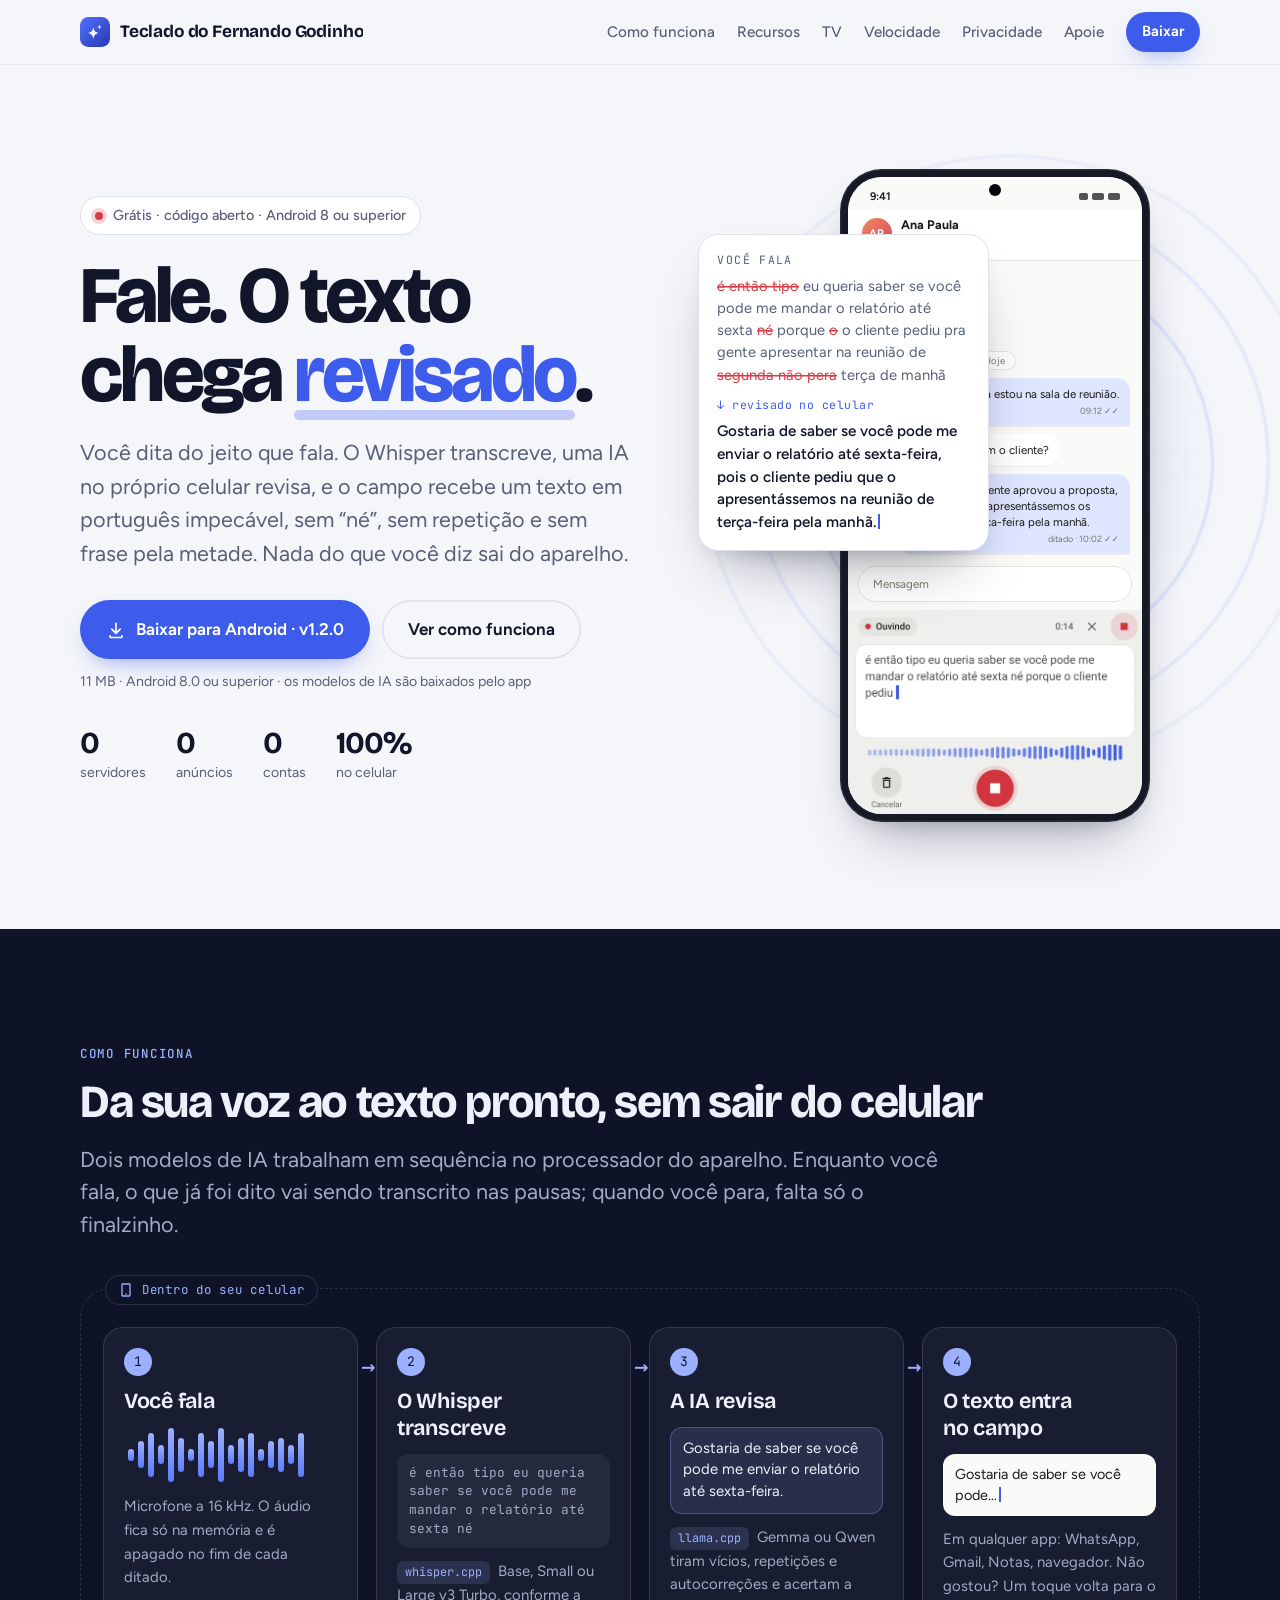
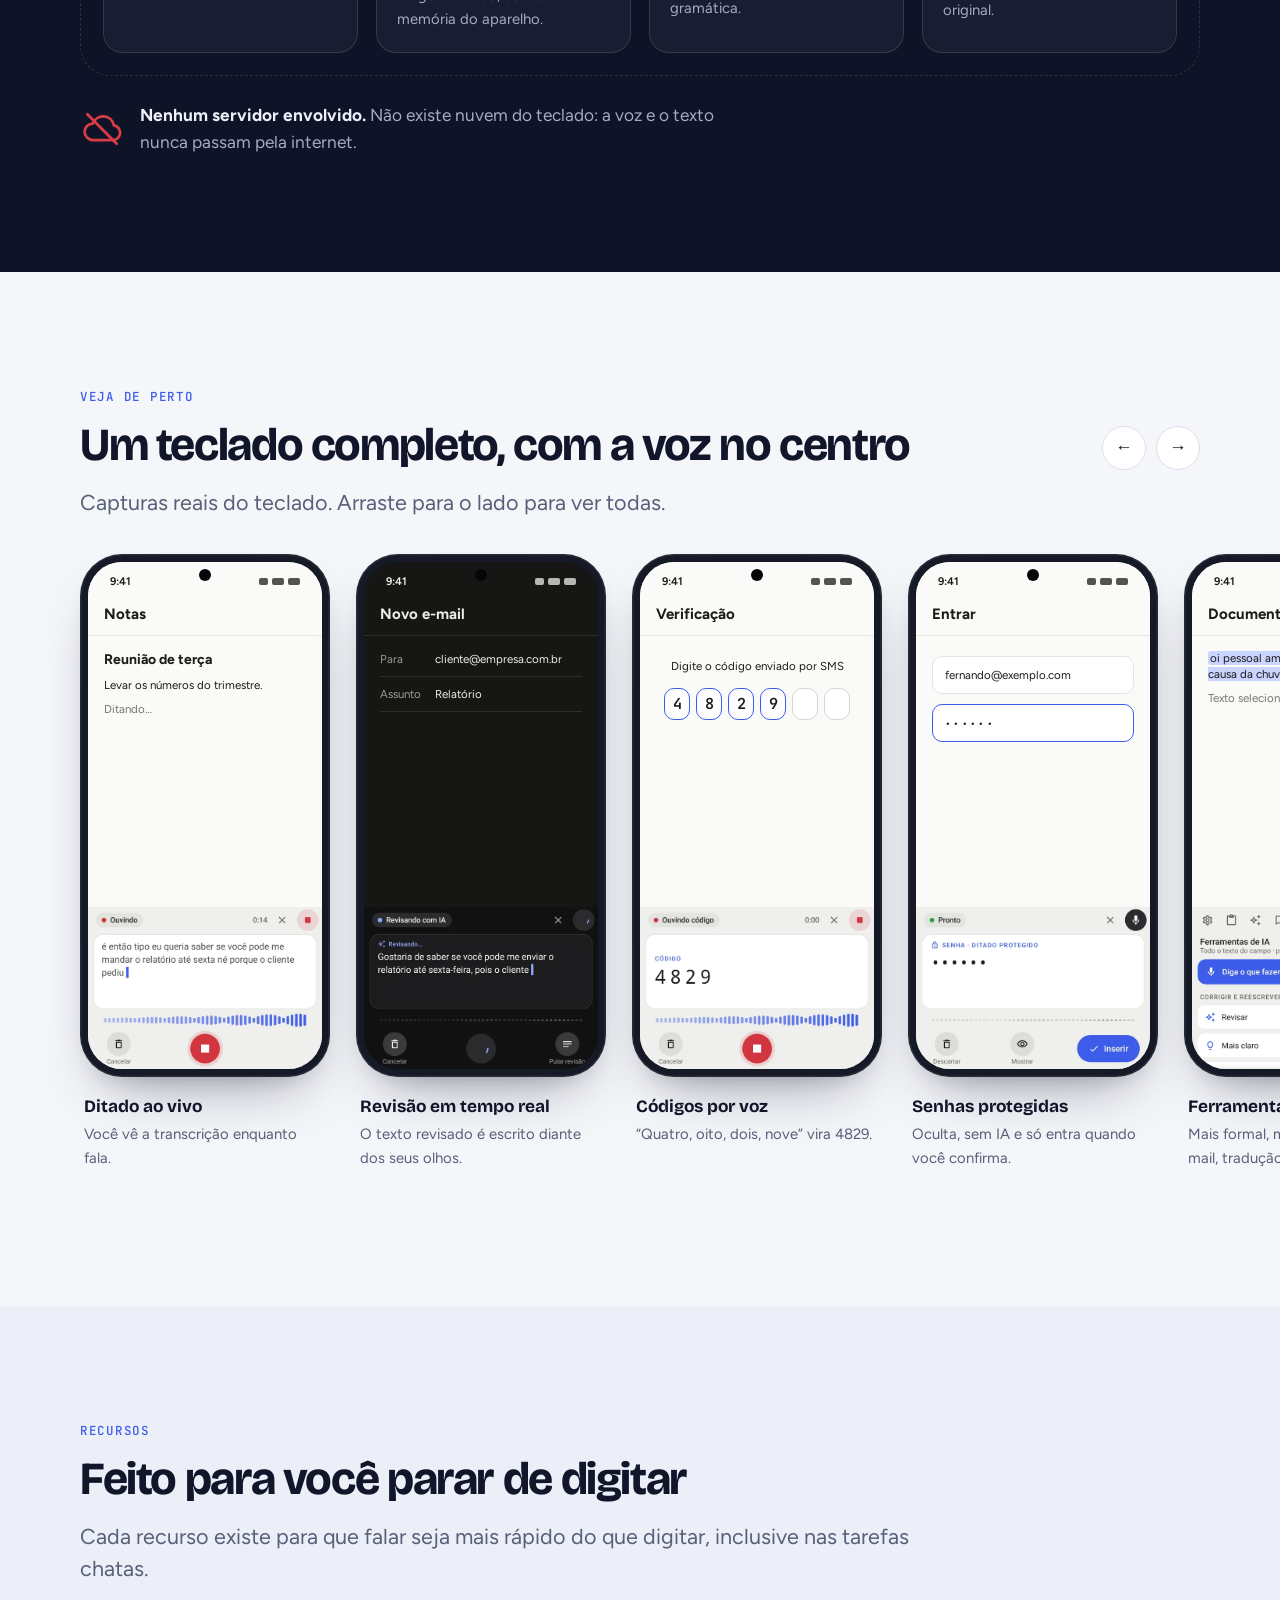
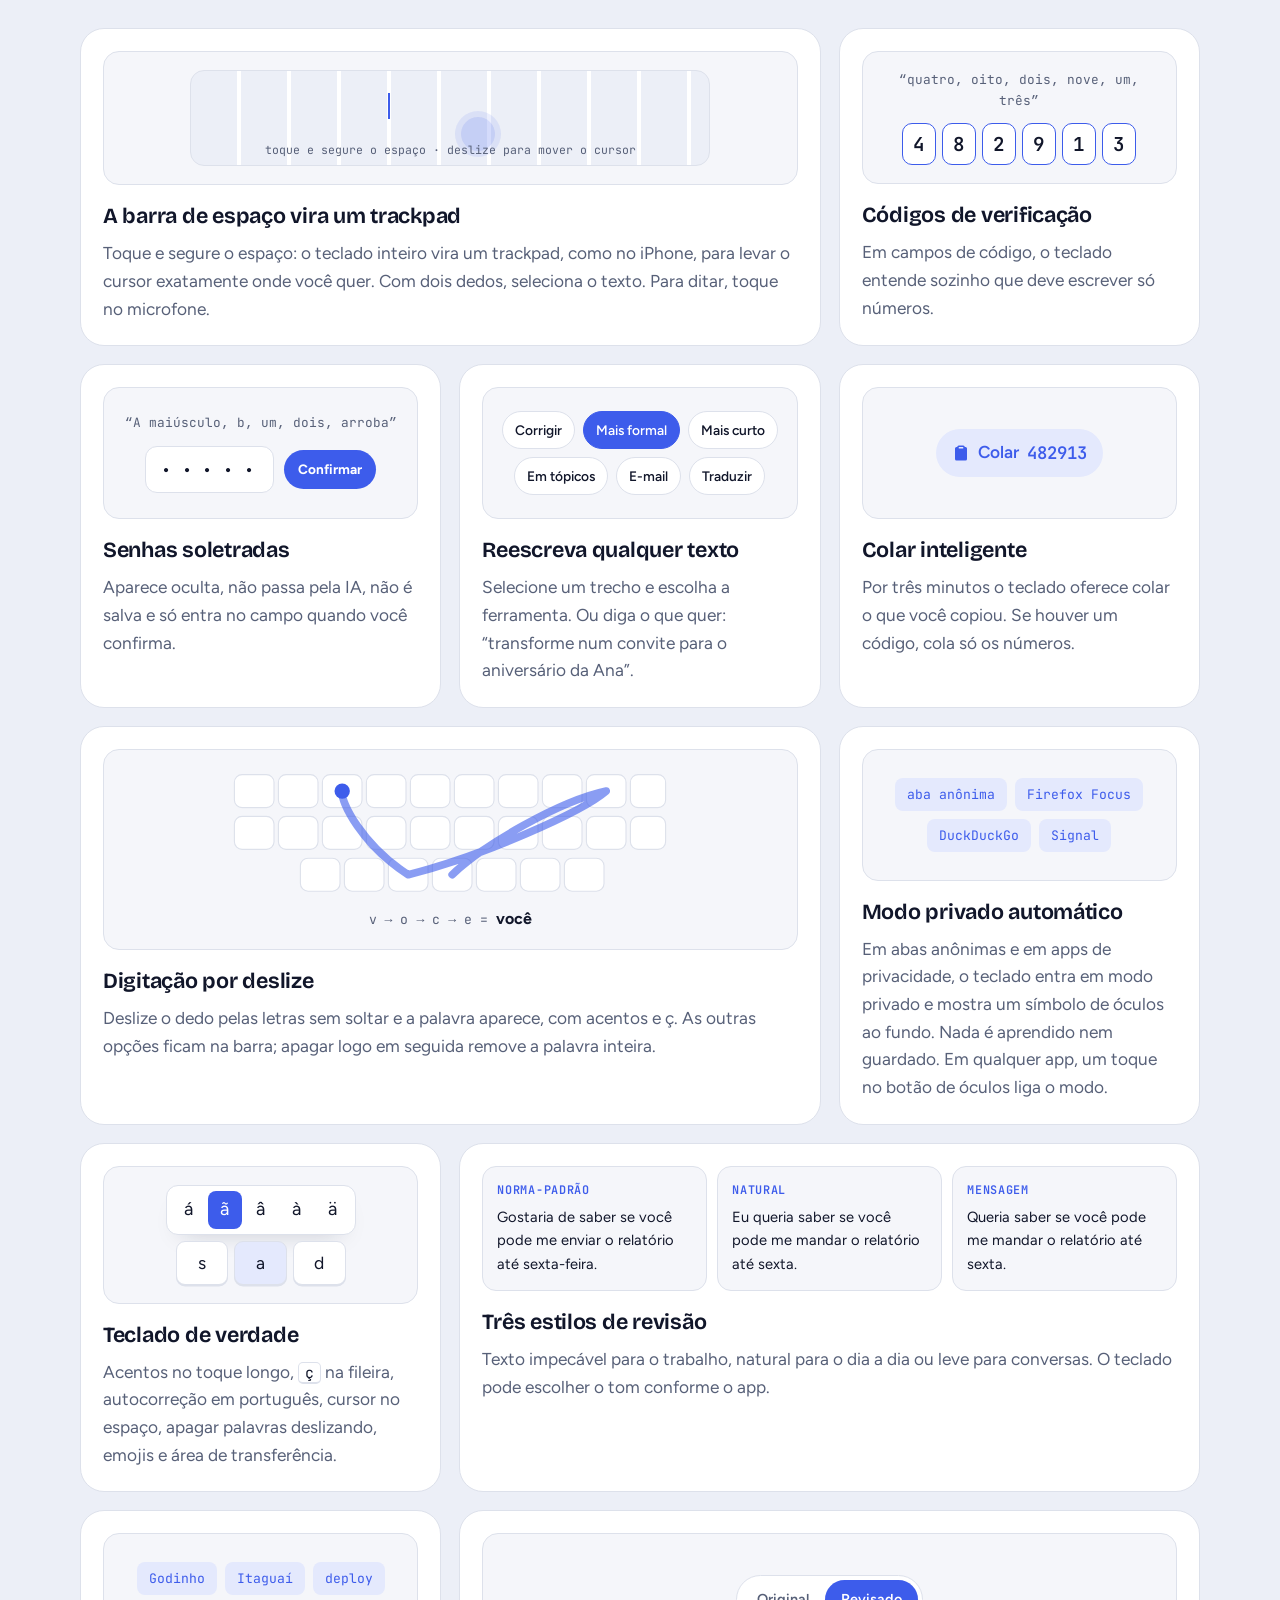
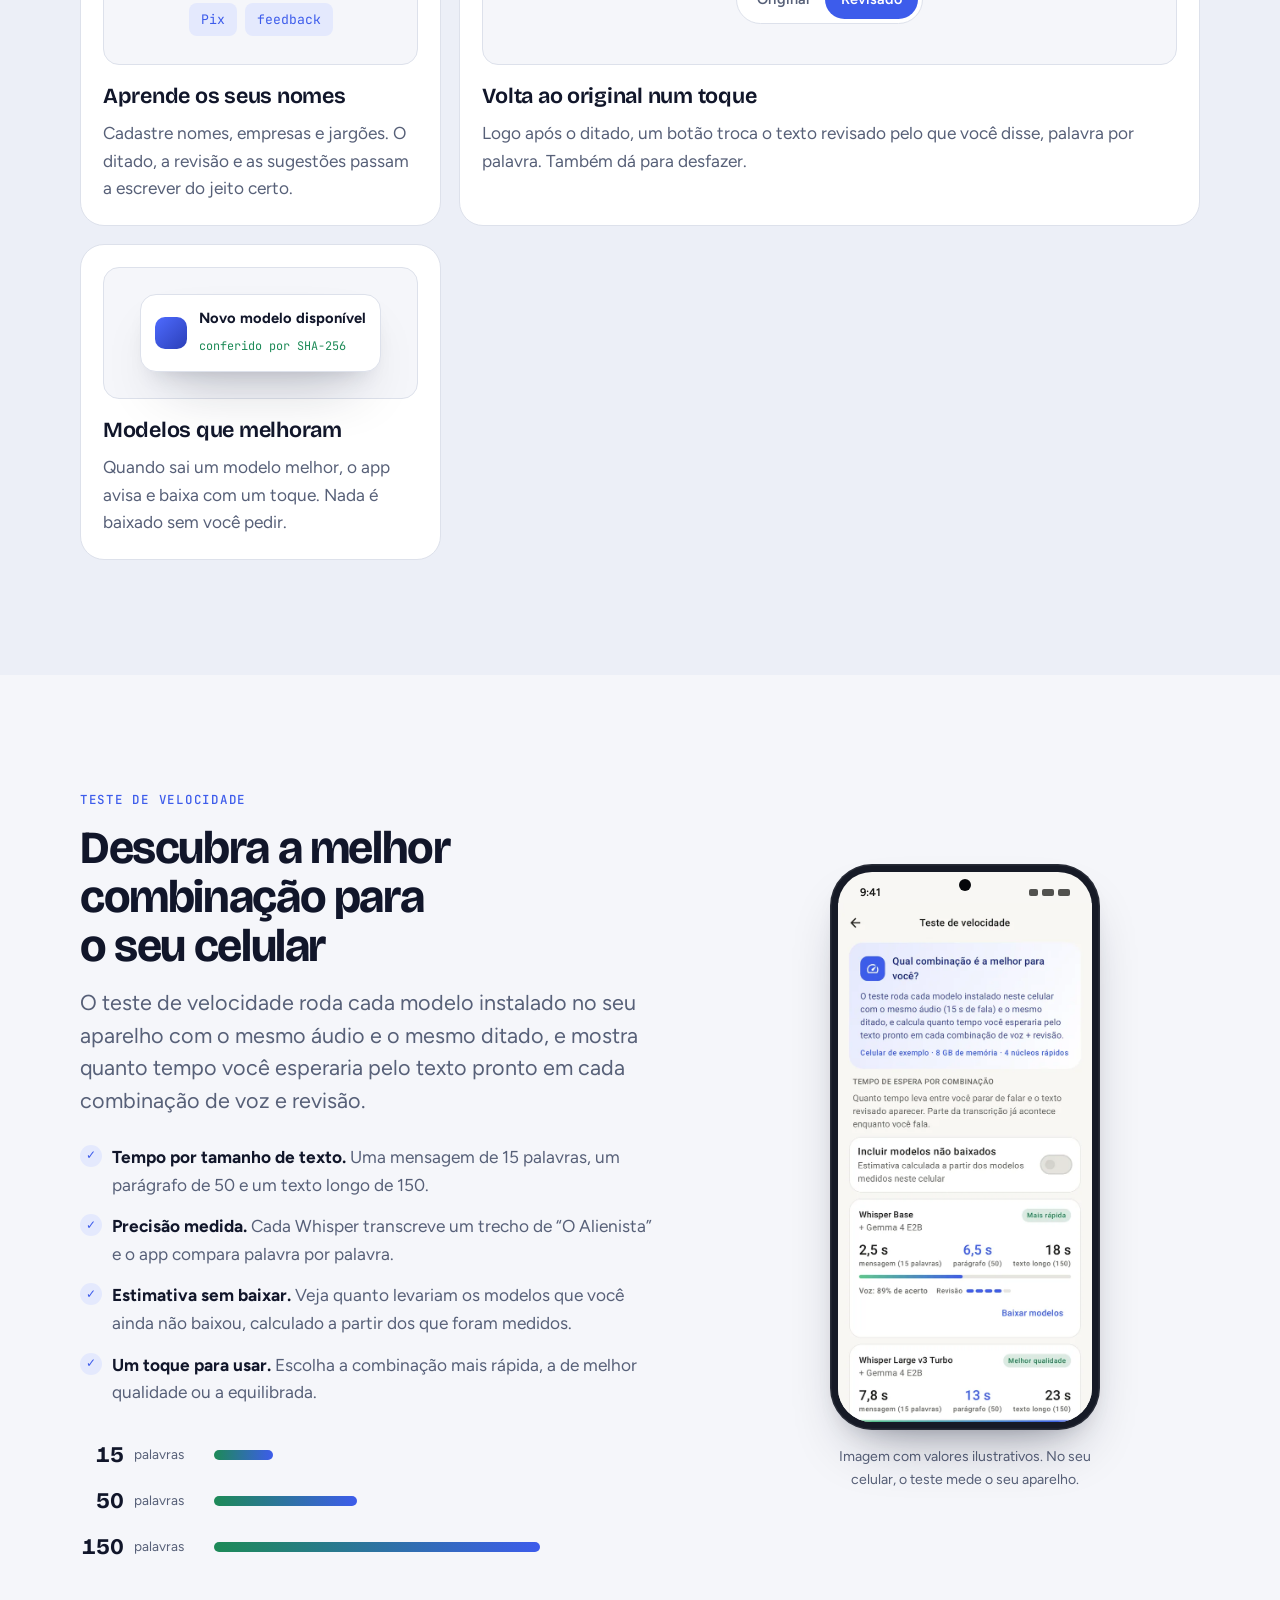
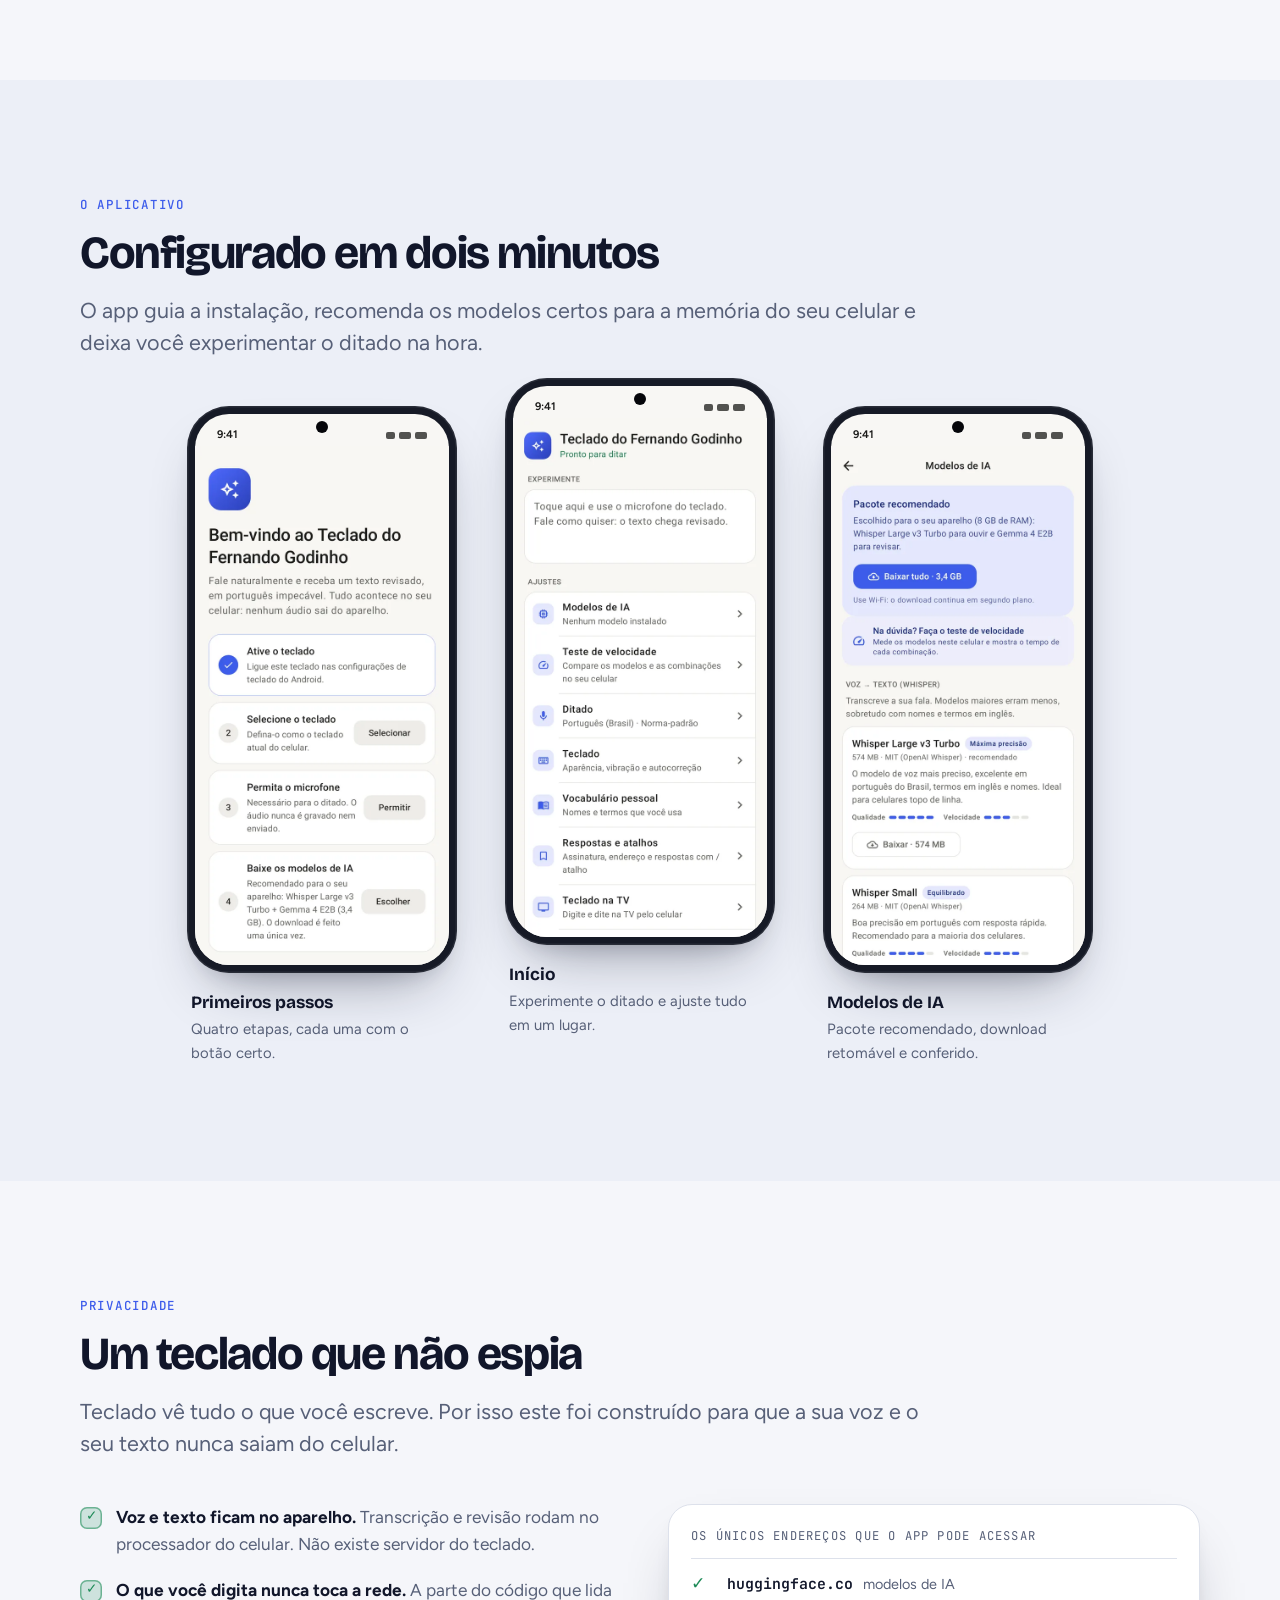
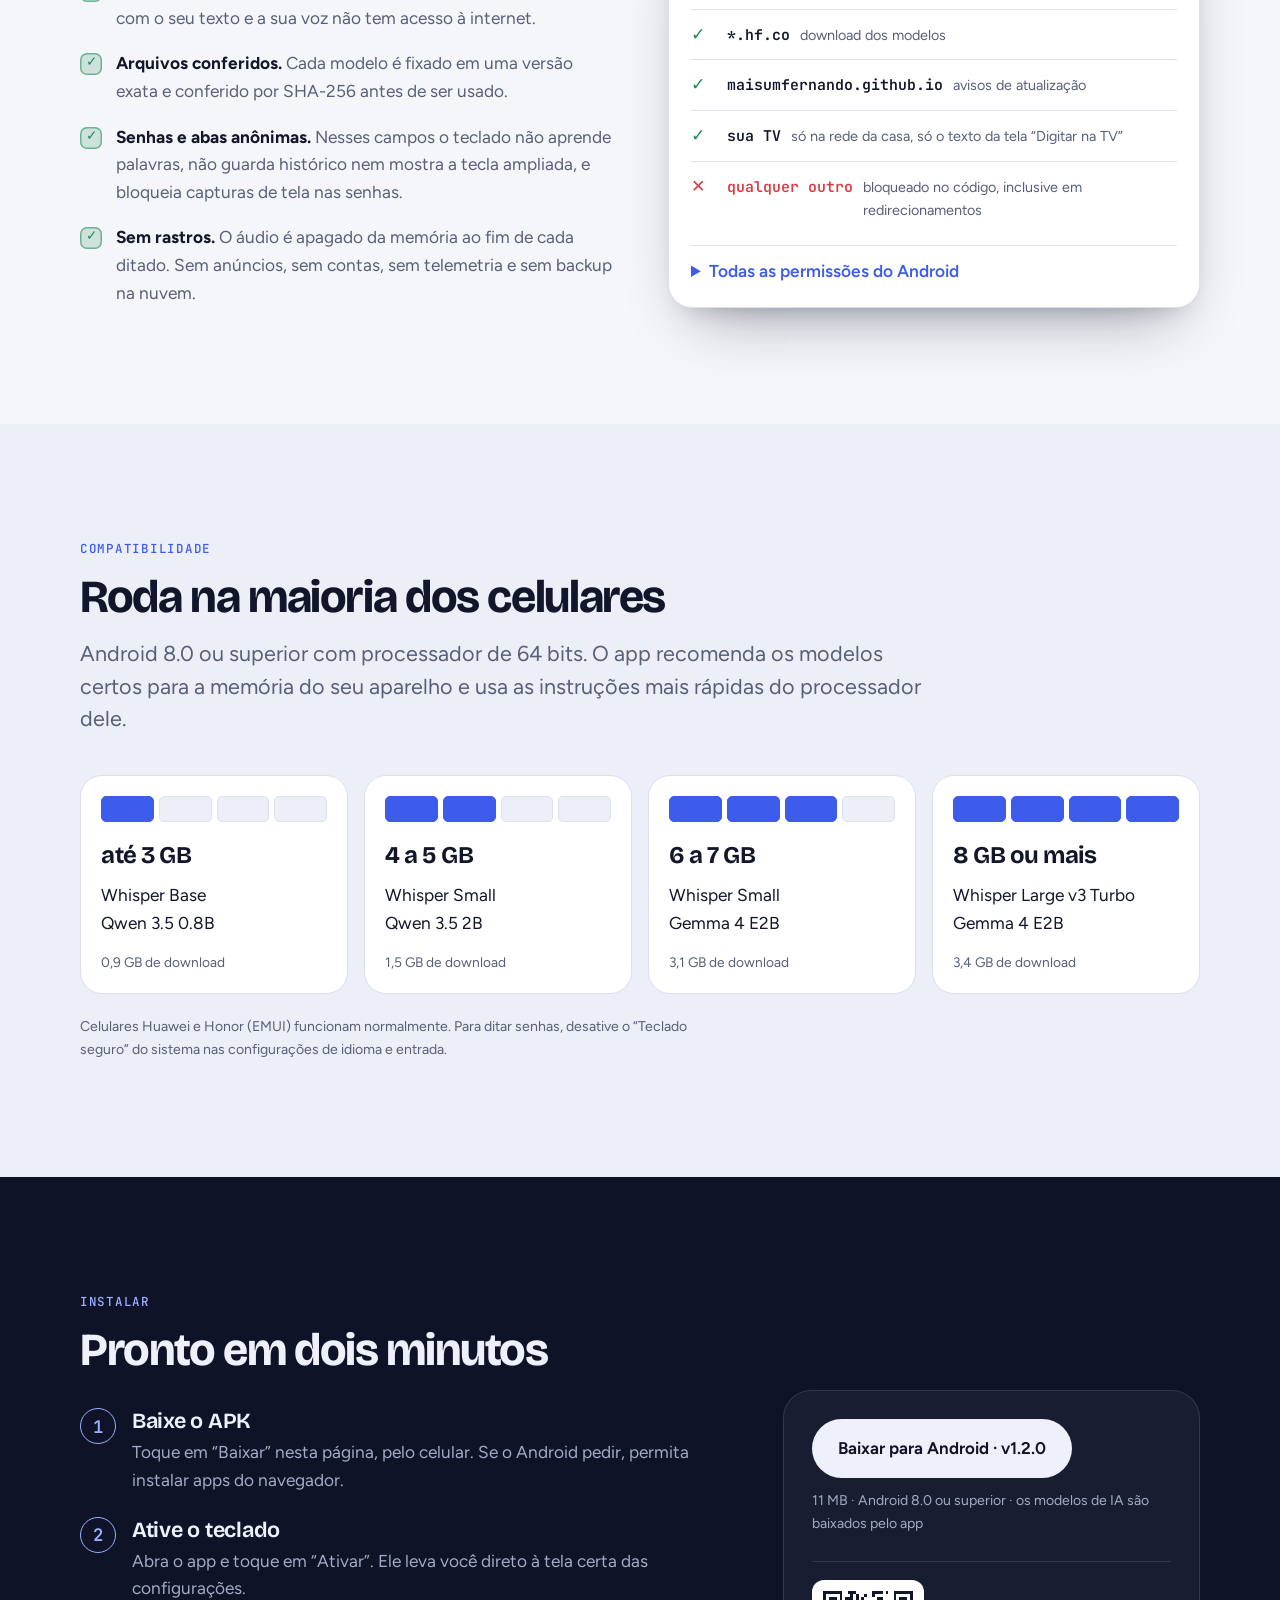
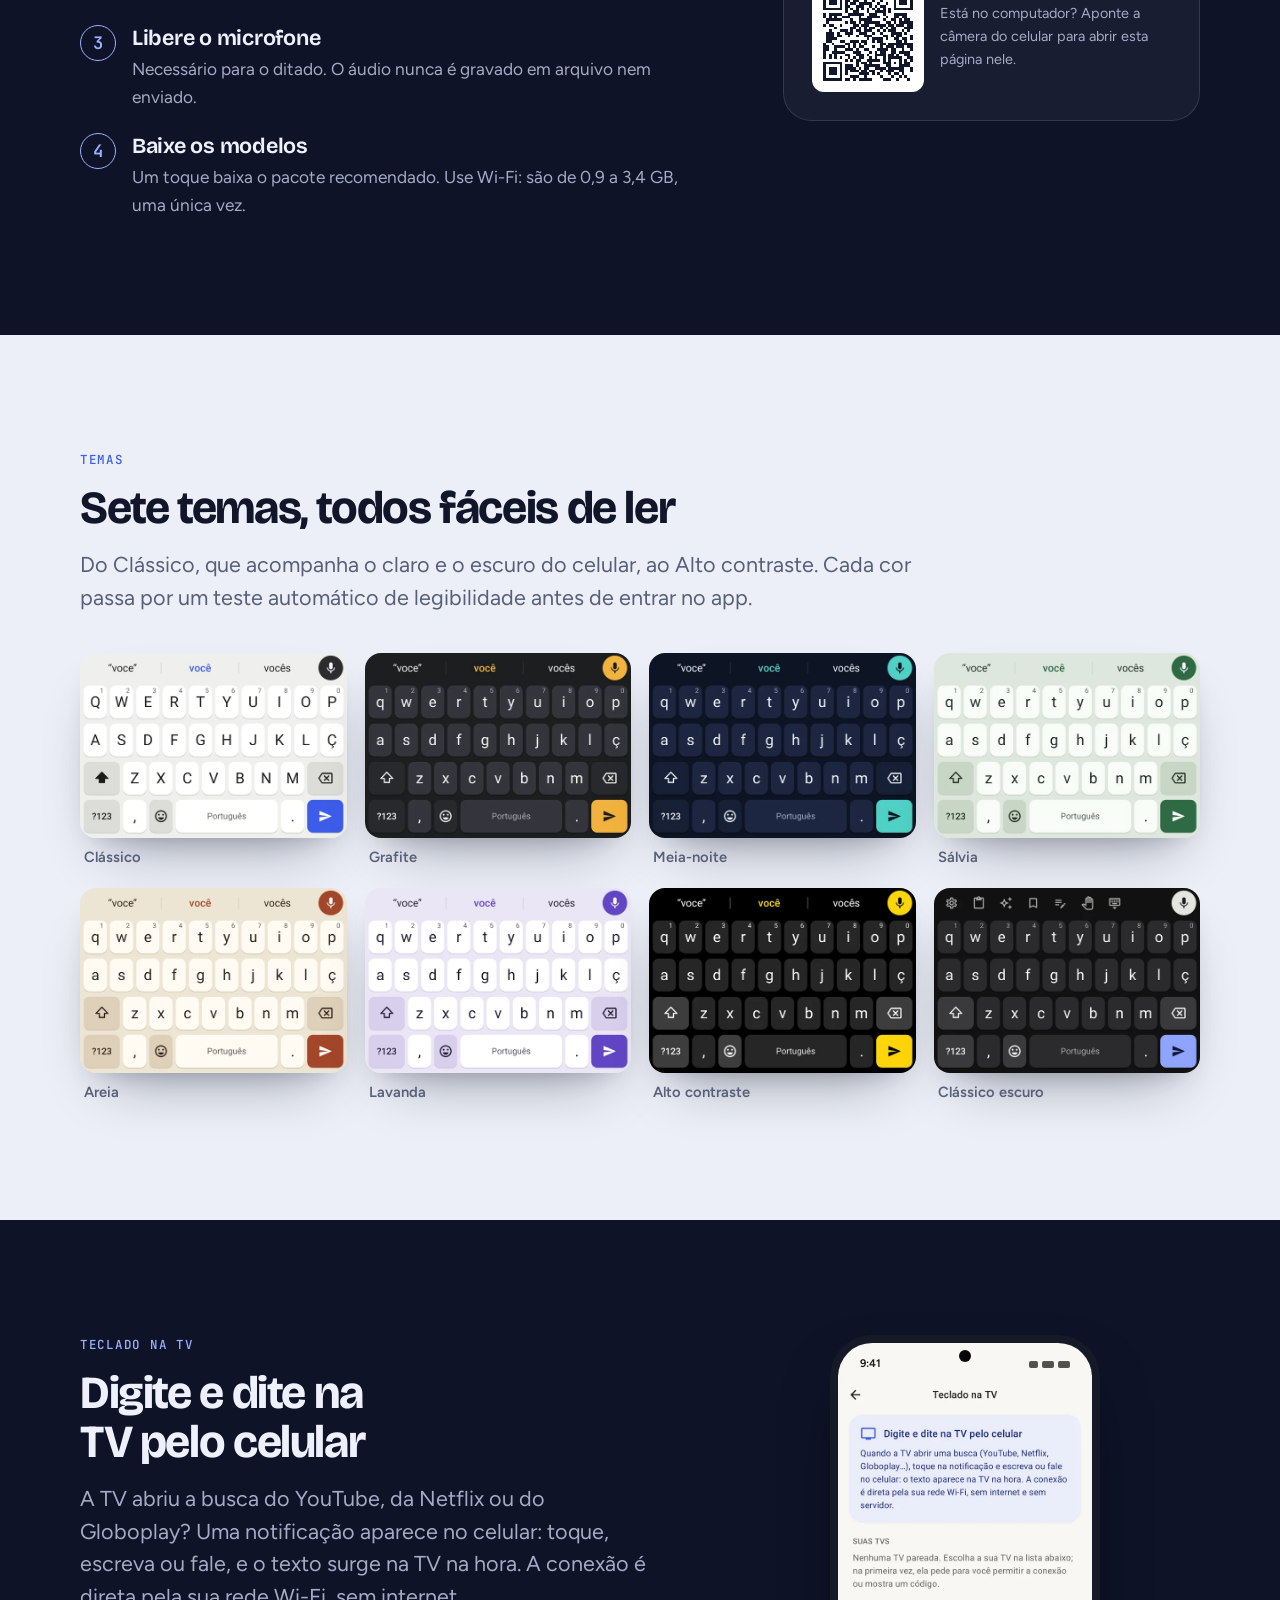
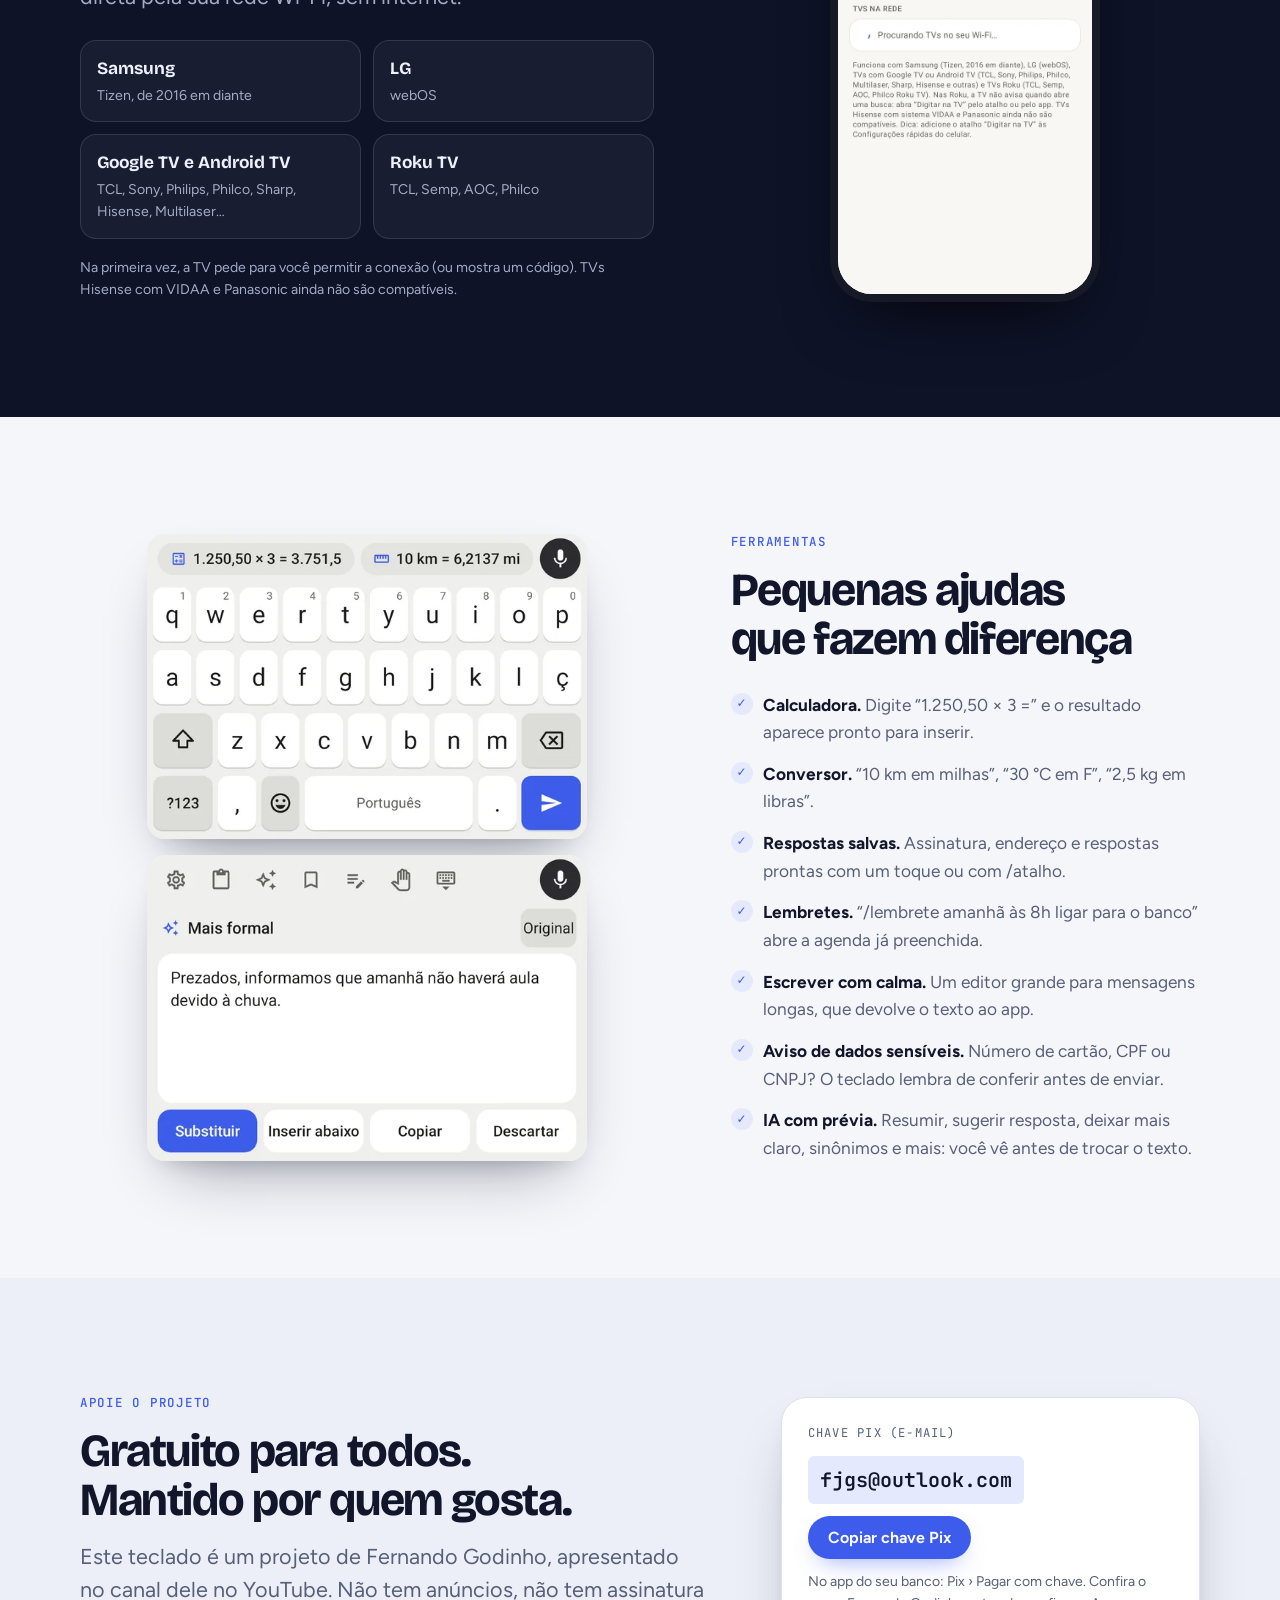
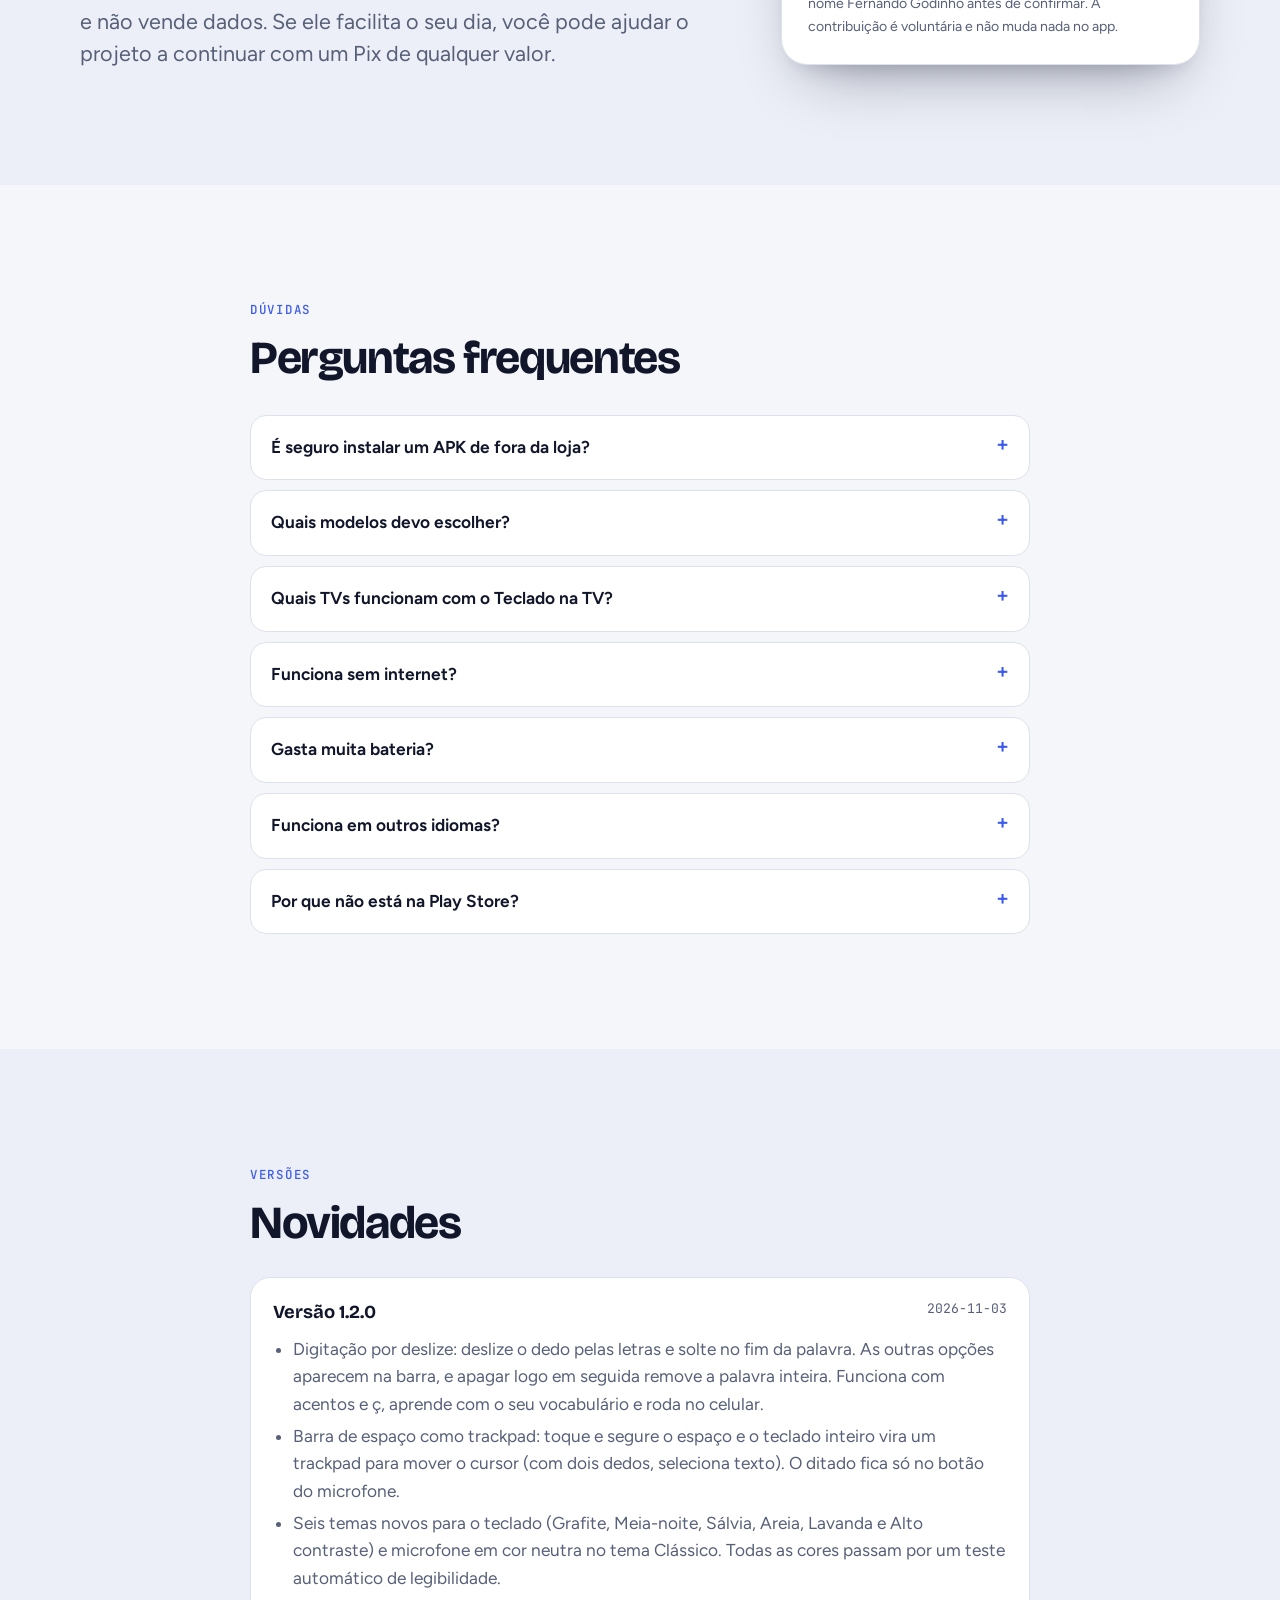
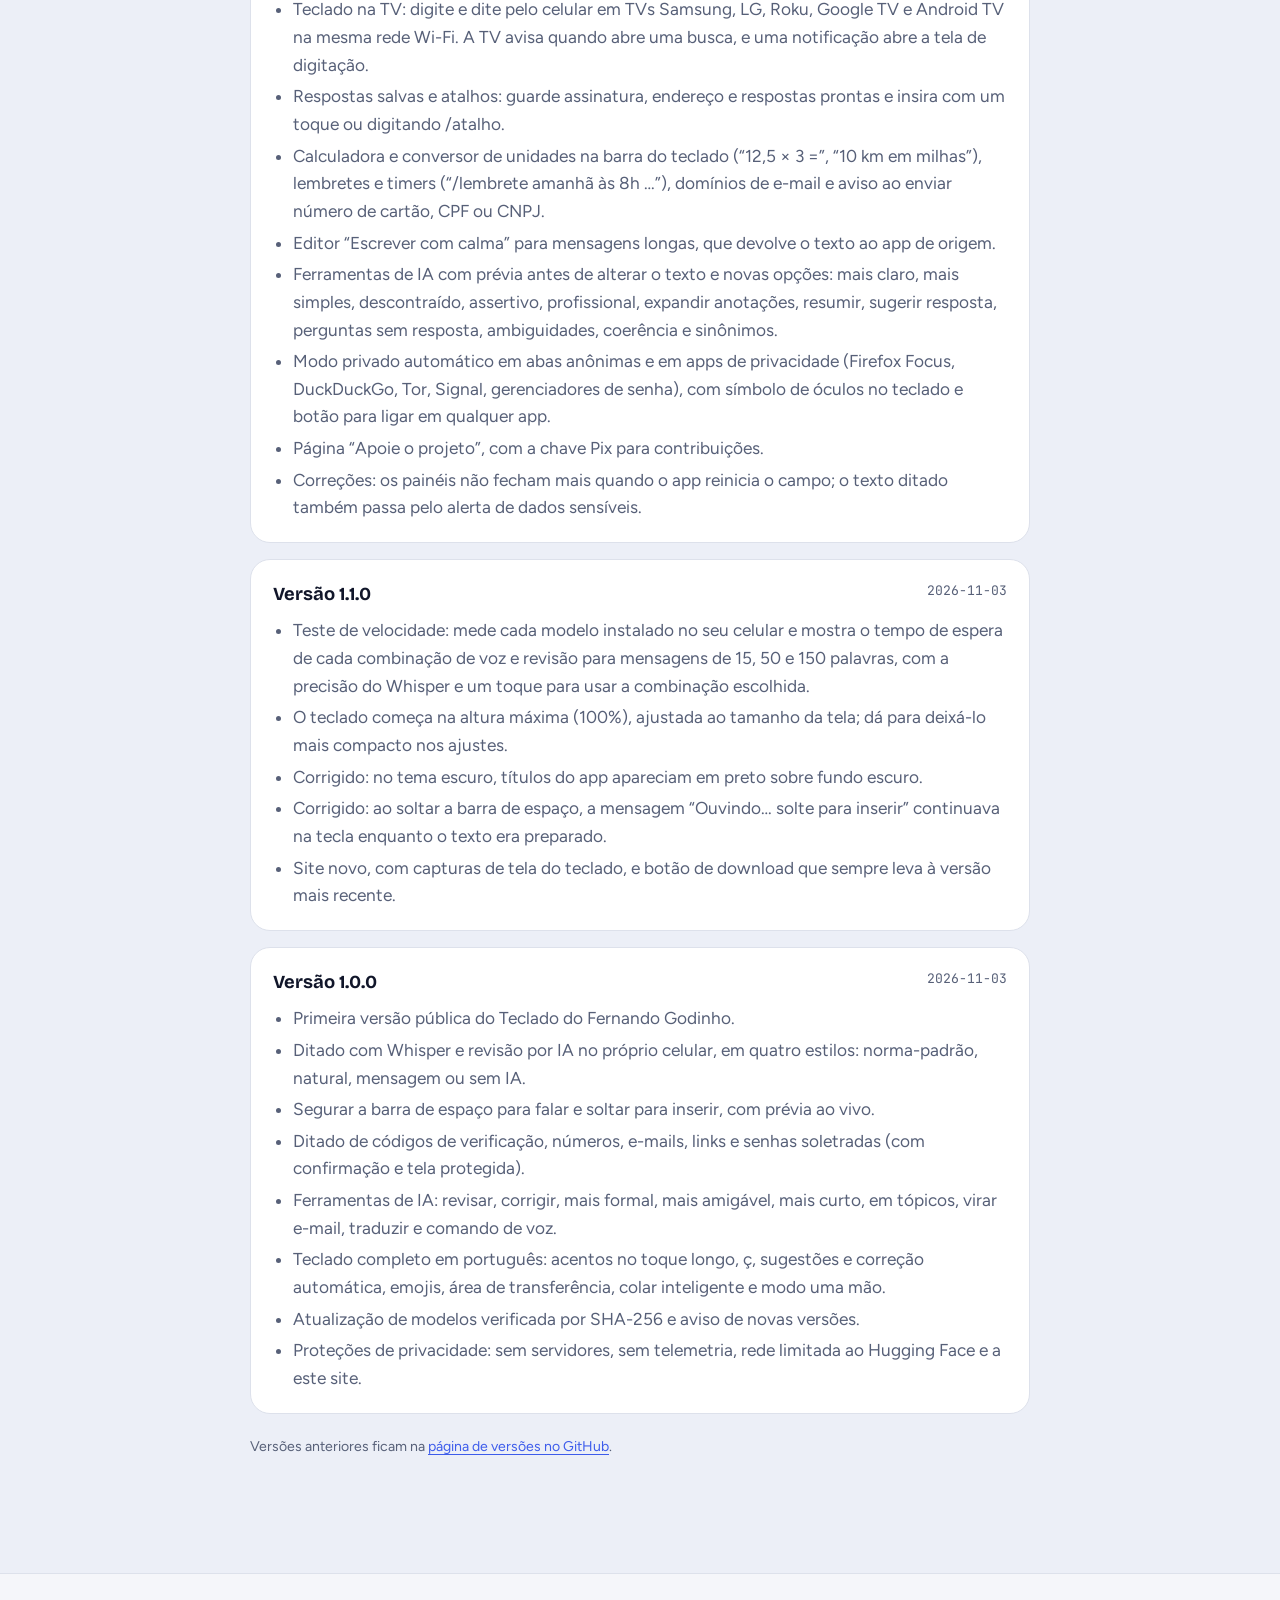
<file: index.html>
<!doctype html>
<html lang="pt-BR">
<head>
<!-- HEAD -->
<meta charset="utf-8">
<meta name="viewport" content="width=device-width, initial-scale=1, viewport-fit=cover">
<meta http-equiv="Content-Security-Policy" content="default-src 'none'; style-src 'self'; font-src 'self'; img-src 'self' data:; script-src 'self'; connect-src 'self'; base-uri 'none'; form-action 'none'">
<meta name="referrer" content="no-referrer">
<meta name="description" content="Teclado para Android que transforma a sua voz em texto revisado, em português impecável, com IA que roda inteiramente no celular. Grátis e de código aberto.">
<meta name="theme-color" content="#F5F6FA" media="(prefers-color-scheme: light)">
<meta name="theme-color" content="#0B0F1D" media="(prefers-color-scheme: dark)">
<meta property="og:title" content="Teclado do Fernando Godinho">
<meta property="og:description" content="Fale. O texto chega revisado. Ditado com IA 100% no celular, grátis e de código aberto.">
<meta property="og:type" content="website">
<link rel="icon" href="icon.svg" type="image/svg+xml">
<link rel="stylesheet" href="fonts/fonts.css">
<link rel="stylesheet" href="styles.css">
<!-- /HEAD -->
<title>Teclado do Fernando Godinho</title>
</head>
<body>
<!-- BODY -->
<header class="top">
  <div class="wrap top__inner">
    <a class="brand" href="#inicio" aria-label="Início">
      <img src="icon.svg" alt="" width="30" height="30">
      <span>Teclado do Fernando Godinho</span>
    </a>
    <nav class="top__nav" aria-label="Seções">
      <a href="#como-funciona">Como funciona</a>
      <a href="#recursos">Recursos</a>
      <a href="#tv">TV</a>
      <a href="#velocidade">Velocidade</a>
      <a href="#privacidade">Privacidade</a>
      <a href="#apoie">Apoie</a>
    </nav>
    <a class="btn btn--small" href="download/Teclado-do-Fernando-Godinho-1.2.0.apk">Baixar</a>
  </div>
</header>

<main id="inicio">
  <!-- Hero: the product at work. A chat on a phone, the real keyboard dictating, and what the AI did to the speech. -->
  <section class="hero">
    <div class="wrap hero__grid">
      <div class="hero__copy">
        <p class="pill-line"><span class="dot dot--rec" aria-hidden="true"></span> Grátis · código aberto · Android 8 ou superior</p>
        <h1>Fale. O texto chega <span class="hl">revisado</span>.</h1>
        <p class="lede">
          Você dita do jeito que fala. O Whisper transcreve, uma IA no próprio celular revisa, e o campo recebe
          um texto em português impecável, sem “né”, sem repetição e sem frase pela metade.
          Nada do que você diz sai do aparelho.
        </p>
        <div class="cta">
          <a class="btn btn--big" href="download/Teclado-do-Fernando-Godinho-1.2.0.apk">
            <svg class="btn__icon" viewBox="0 0 24 24" aria-hidden="true"><path fill="currentColor" d="M12 3a1 1 0 0 1 1 1v9.6l3.3-3.3a1 1 0 1 1 1.4 1.4l-5 5a1 1 0 0 1-1.4 0l-5-5a1 1 0 1 1 1.4-1.4l3.3 3.3V4a1 1 0 0 1 1-1Zm-7 15a1 1 0 0 1 1 1v1h12v-1a1 1 0 1 1 2 0v2a1 1 0 0 1-1 1H5a1 1 0 0 1-1-1v-2a1 1 0 0 1 1-1Z"/></svg>
            Baixar para Android · v1.2.0
          </a>
          <a class="btn btn--ghost btn--big" href="#como-funciona">Ver como funciona</a>
        </div>
        <p class="cta__meta">11 MB · Android 8.0 ou superior · os modelos de IA são baixados pelo app</p>
        <ul class="facts" aria-label="Em resumo">
          <li><b>0</b><span>servidores</span></li>
          <li><b>0</b><span>anúncios</span></li>
          <li><b>0</b><span>contas</span></li>
          <li><b>100%</b><span>no celular</span></li>
        </ul>
      </div>

      <div class="hero__stage">
        <div class="glow" aria-hidden="true"></div>
        <figure class="phone phone--hero" aria-label="Conversa sendo ditada com o teclado">
          <div class="phone__screen">
            <div class="mock mock--light">
              <div class="status"><span>9:41</span><span class="status__icons"><i></i><i></i><i></i></span></div>
              <div class="chat__head"><span class="avatar">AP</span><span><b>Ana Paula</b><small>online</small></span></div>
              <div class="chat">
                <p class="chat__day">Hoje</p>
                <p class="bubble bubble--out">Cheguei, já estou na sala de reunião.<small>09:12 ✓✓</small></p>
                <p class="bubble bubble--in">Como foi a reunião com o cliente?</p>
                <p class="bubble bubble--out">Foi ótima! O cliente aprovou a proposta, mas pediu que apresentássemos os números na terça-feira pela manhã.<small>ditado · 10:02 ✓✓</small></p>
              </div>
              <div class="chat__input"><span>Mensagem</span></div>
            </div>
            <img class="phone__kbd" src="img/kbd-dictation.webp" width="600" height="417" alt="Teclado ouvindo: a transcrição aparece ao vivo e as ondas mostram a voz">
          </div>
        </figure>
        <figure class="redline" aria-label="O que a IA faz com a fala">
          <figcaption>Você fala</figcaption>
          <p class="redline__raw"><del>é então tipo</del> eu queria saber se você pode me mandar o relatório até sexta <del>né</del> porque <del>o</del> o cliente pediu pra gente apresentar na reunião de <del>segunda não pera</del> terça de manhã</p>
          <p class="redline__arrow" aria-hidden="true">↓ revisado no celular</p>
          <p class="redline__clean">Gostaria de saber se você pode me enviar o relatório até sexta-feira, pois o cliente pediu que o apresentássemos na reunião de terça-feira pela manhã.<span class="caret"></span></p>
        </figure>
      </div>
    </div>
  </section>

  <!-- How it works: the pipeline, drawn inside the outline of the phone. -->
  <section id="como-funciona" class="band band--night">
    <div class="wrap">
      <p class="eyebrow">Como funciona</p>
      <h2>Da sua voz ao texto pronto, sem sair do celular</h2>
      <p class="section__lede">Dois modelos de IA trabalham em sequência no processador do aparelho. Enquanto você fala, o que já foi dito vai sendo transcrito nas pausas; quando você para, falta só o finalzinho.</p>
      <div class="device-outline">
        <span class="device-outline__label"><svg viewBox="0 0 24 24" aria-hidden="true"><path fill="currentColor" d="M7 2h10a2 2 0 0 1 2 2v16a2 2 0 0 1-2 2H7a2 2 0 0 1-2-2V4a2 2 0 0 1 2-2Zm0 2v16h10V4H7Zm4 13h2v2h-2v-2Z"/></svg> Dentro do seu celular</span>
        <ol class="pipeline">
          <li class="stage">
            <span class="stage__n">1</span>
            <h3>Você fala</h3>
            <div class="wave" aria-hidden="true"><i class="w2"></i><i class="w4"></i><i class="w6"></i><i class="w3"></i><i class="w7"></i><i class="w5"></i><i class="w2"></i><i class="w6"></i><i class="w4"></i><i class="w7"></i><i class="w3"></i><i class="w5"></i><i class="w6"></i><i class="w2"></i><i class="w4"></i><i class="w5"></i><i class="w3"></i><i class="w6"></i></div>
            <p>Microfone a 16 kHz. O áudio fica só na memória e é apagado no fim de cada ditado.</p>
          </li>
          <li class="stage">
            <span class="stage__n">2</span>
            <h3>O Whisper transcreve</h3>
            <p class="stage__raw">é então tipo eu queria saber se você pode me mandar o relatório até sexta né</p>
            <p><span class="chip">whisper.cpp</span> Base, Small ou Large v3 Turbo, conforme a memória do aparelho.</p>
          </li>
          <li class="stage">
            <span class="stage__n">3</span>
            <h3>A IA revisa</h3>
            <p class="stage__clean">Gostaria de saber se você pode me enviar o relatório até sexta-feira.</p>
            <p><span class="chip">llama.cpp</span> Gemma ou Qwen tiram vícios, repetições e autocorreções e acertam a gramática.</p>
          </li>
          <li class="stage">
            <span class="stage__n">4</span>
            <h3>O texto entra no campo</h3>
            <div class="stage__field">Gostaria de saber se você pode…<span class="caret"></span></div>
            <p>Em qualquer app: WhatsApp, Gmail, Notas, navegador. Não gostou? Um toque volta para o original.</p>
          </li>
        </ol>
      </div>
      <div class="no-cloud">
        <svg viewBox="0 0 48 48" aria-hidden="true"><path fill="none" stroke="currentColor" stroke-width="3" stroke-linecap="round" stroke-linejoin="round" d="M14 36h22a8 8 0 0 0 1-15.9A12 12 0 0 0 14 18a9 9 0 0 0 0 18Z"/><path stroke="currentColor" stroke-width="3" stroke-linecap="round" d="M8 8l32 32"/></svg>
        <p><b>Nenhum servidor envolvido.</b> Não existe nuvem do teclado: a voz e o texto nunca passam pela internet.</p>
      </div>
    </div>
  </section>

  <!-- Filmstrip of real keyboard captures in context. -->
  <section id="galeria" class="band">
    <div class="wrap">
      <div class="head-row">
        <div>
          <p class="eyebrow">Veja de perto</p>
          <h2>Um teclado completo, com a voz no centro</h2>
        </div>
        <div class="strip-nav" aria-hidden="true">
          <button type="button" class="round-btn" id="strip-prev" tabindex="-1">←</button>
          <button type="button" class="round-btn" id="strip-next" tabindex="-1">→</button>
        </div>
      </div>
      <p class="section__lede">Capturas reais do teclado. Arraste para o lado para ver todas.</p>
    </div>
    <div class="strip" id="strip" tabindex="0" aria-label="Capturas de tela do teclado">
      <figure class="shot">
        <div class="phone">
          <div class="phone__screen">
            <div class="mock mock--light">
              <div class="status"><span>9:41</span><span class="status__icons"><i></i><i></i><i></i></span></div>
              <div class="app-bar"><b>Notas</b></div>
              <div class="note-doc"><p class="note-doc__title">Reunião de terça</p><p>Levar os números do trimestre.</p><p class="muted">Ditando…</p></div>
            </div>
            <img class="phone__kbd" src="img/kbd-dictation.webp" width="600" height="417" alt="Ditado ao vivo com a transcrição aparecendo enquanto a pessoa fala">
          </div>
        </div>
        <figcaption><b>Ditado ao vivo</b>Você vê a transcrição enquanto fala.</figcaption>
      </figure>
      <figure class="shot">
        <div class="phone phone--dark">
          <div class="phone__screen">
            <div class="mock mock--dark">
              <div class="status"><span>9:41</span><span class="status__icons"><i></i><i></i><i></i></span></div>
              <div class="app-bar"><b>Novo e-mail</b></div>
              <div class="mail"><p><span class="muted">Para</span> cliente@empresa.com.br</p><p><span class="muted">Assunto</span> Relatório</p></div>
            </div>
            <img class="phone__kbd" src="img/kbd-polishing-dark.webp" width="600" height="417" alt="A IA reescrevendo a fala em texto formal, no tema escuro">
          </div>
        </div>
        <figcaption><b>Revisão em tempo real</b>O texto revisado é escrito diante dos seus olhos.</figcaption>
      </figure>
      <figure class="shot">
        <div class="phone">
          <div class="phone__screen">
            <div class="mock mock--light">
              <div class="status"><span>9:41</span><span class="status__icons"><i></i><i></i><i></i></span></div>
              <div class="app-bar"><b>Verificação</b></div>
              <div class="otp-screen"><p>Digite o código enviado por SMS</p><div class="otp otp--small"><span>4</span><span>8</span><span>2</span><span>9</span><span class="empty"></span><span class="empty"></span></div></div>
            </div>
            <img class="phone__kbd" src="img/kbd-code.webp" width="600" height="417" alt="Ditado de código de verificação transformando palavras em números">
          </div>
        </div>
        <figcaption><b>Códigos por voz</b>“Quatro, oito, dois, nove” vira 4829.</figcaption>
      </figure>
      <figure class="shot">
        <div class="phone">
          <div class="phone__screen">
            <div class="mock mock--light">
              <div class="status"><span>9:41</span><span class="status__icons"><i></i><i></i><i></i></span></div>
              <div class="app-bar"><b>Entrar</b></div>
              <div class="login"><span class="login__field">fernando@exemplo.com</span><span class="login__field login__field--secret">••••••</span></div>
            </div>
            <img class="phone__kbd" src="img/kbd-password.webp" width="600" height="417" alt="Senha ditada aparece oculta e só entra no campo após confirmação">
          </div>
        </div>
        <figcaption><b>Senhas protegidas</b>Oculta, sem IA e só entra quando você confirma.</figcaption>
      </figure>
      <figure class="shot">
        <div class="phone">
          <div class="phone__screen">
            <div class="mock mock--light">
              <div class="status"><span>9:41</span><span class="status__icons"><i></i><i></i><i></i></span></div>
              <div class="app-bar"><b>Documento</b></div>
              <div class="note-doc"><p><mark>oi pessoal amanhã não vai ter aula por causa da chuva</mark></p><p class="muted">Texto selecionado</p></div>
            </div>
            <img class="phone__kbd" src="img/kbd-tools.webp" width="600" height="417" alt="Ferramentas de IA: corrigir, mais formal, mais curto, tópicos, e-mail e traduzir">
          </div>
        </div>
        <figcaption><b>Ferramentas de IA</b>Mais formal, mais curto, tópicos, e-mail, tradução.</figcaption>
      </figure>
      <figure class="shot">
        <div class="phone">
          <div class="phone__screen">
            <div class="mock mock--light">
              <div class="status"><span>9:41</span><span class="status__icons"><i></i><i></i><i></i></span></div>
              <div class="chat__head"><span class="avatar avatar--b">JM</span><span><b>João Marcos</b><small>digitando…</small></span></div>
              <div class="chat"><p class="bubble bubble--in">Você vem amanhã?</p></div>
              <div class="chat__input chat__input--typing"><span>Claro, voce</span></div>
            </div>
            <img class="phone__kbd" src="img/kbd-light.webp" width="600" height="417" alt="Sugestões em português corrigindo voce para você">
          </div>
        </div>
        <figcaption><b>Sugestões em português</b>“voce” vira “você” sozinho.</figcaption>
      </figure>
      <figure class="shot">
        <div class="phone phone--dark">
          <div class="phone__screen">
            <div class="mock mock--dark">
              <div class="status"><span>9:41</span><span class="status__icons"><i></i><i></i><i></i></span></div>
              <div class="search"><span>Pesquisar</span></div>
              <div class="note-doc"><p class="muted">Tema escuro automático, que segue o do sistema.</p></div>
            </div>
            <img class="phone__kbd" src="img/kbd-dark.webp" width="600" height="417" alt="Teclado no tema escuro">
          </div>
        </div>
        <figcaption><b>Tema escuro</b>Segue o tema do celular.</figcaption>
      </figure>
      <figure class="shot">
        <div class="phone">
          <div class="phone__screen">
            <div class="mock mock--light">
              <div class="status"><span>9:41</span><span class="status__icons"><i></i><i></i><i></i></span></div>
              <div class="app-bar"><b>Mensagens</b></div>
              <div class="note-doc"><p class="muted">Teclado encostado no lado do polegar.</p></div>
            </div>
            <img class="phone__kbd" src="img/kbd-onehanded.webp" width="600" height="417" alt="Modo uma mão com o teclado alinhado à direita">
          </div>
        </div>
        <figcaption><b>Modo uma mão</b>Para celulares grandes.</figcaption>
      </figure>
    </div>
  </section>

  <!-- Features: each card carries a small working illustration of the feature. -->
  <section id="recursos" class="band band--soft">
    <div class="wrap">
      <p class="eyebrow">Recursos</p>
      <h2>Feito para você parar de digitar</h2>
      <p class="section__lede">Cada recurso existe para que falar seja mais rápido do que digitar, inclusive nas tarefas chatas.</p>
      <div class="bento">
        <article class="card card--wide">
          <div class="art art--space" aria-hidden="true">
            <div class="trackpad"><span class="trackpad__cursor"></span><span class="trackpad__finger"></span><span class="trackpad__hint">toque e segure o espaço · deslize para mover o cursor</span></div>
          </div>
          <h3>A barra de espaço vira um trackpad</h3>
          <p>Toque e segure o espaço: o teclado inteiro vira um trackpad, como no iPhone, para levar o cursor exatamente onde você quer. Com dois dedos, seleciona o texto. Para ditar, toque no microfone.</p>
        </article>
        <article class="card">
          <div class="art" aria-hidden="true">
            <p class="said">“quatro, oito, dois, nove, um, três”</p>
            <div class="otp"><span>4</span><span>8</span><span>2</span><span>9</span><span>1</span><span>3</span></div>
          </div>
          <h3>Códigos de verificação</h3>
          <p>Em campos de código, o teclado entende sozinho que deve escrever só números.</p>
        </article>
        <article class="card">
          <div class="art" aria-hidden="true">
            <p class="said">“A maiúsculo, b, um, dois, arroba”</p>
            <div class="secret"><span>• • • • •</span><b>Confirmar</b></div>
          </div>
          <h3>Senhas soletradas</h3>
          <p>Aparece oculta, não passa pela IA, não é salva e só entra no campo quando você confirma.</p>
        </article>
        <article class="card">
          <div class="art art--chips" aria-hidden="true">
            <span>Corrigir</span><span>Mais formal</span><span>Mais curto</span><span>Em tópicos</span><span>E-mail</span><span>Traduzir</span>
          </div>
          <h3>Reescreva qualquer texto</h3>
          <p>Selecione um trecho e escolha a ferramenta. Ou diga o que quer: “transforme num convite para o aniversário da Ana”.</p>
        </article>
        <article class="card">
          <div class="art" aria-hidden="true">
            <div class="paste"><svg viewBox="0 0 24 24"><path fill="currentColor" d="M9 2h6a2 2 0 0 1 2 2h1a2 2 0 0 1 2 2v14a2 2 0 0 1-2 2H6a2 2 0 0 1-2-2V6a2 2 0 0 1 2-2h1a2 2 0 0 1 2-2Zm0 2v2h6V4H9Z"/></svg> Colar <b>482913</b></div>
          </div>
          <h3>Colar inteligente</h3>
          <p>Por três minutos o teclado oferece colar o que você copiou. Se houver um código, cola só os números.</p>
        </article>
        <article class="card card--wide">
          <div class="art art--swipe" aria-hidden="true">
            <svg class="swipe-art" viewBox="0 0 400 120" role="presentation">
              <g class="swipe-keys">
                <rect x="4" y="6" width="36" height="30" rx="7"/><rect x="44" y="6" width="36" height="30" rx="7"/><rect x="84" y="6" width="36" height="30" rx="7"/><rect x="124" y="6" width="36" height="30" rx="7"/><rect x="164" y="6" width="36" height="30" rx="7"/><rect x="204" y="6" width="36" height="30" rx="7"/><rect x="244" y="6" width="36" height="30" rx="7"/><rect x="284" y="6" width="36" height="30" rx="7"/><rect x="324" y="6" width="36" height="30" rx="7"/><rect x="364" y="6" width="32" height="30" rx="7"/>
                <rect x="4" y="44" width="36" height="30" rx="7"/><rect x="44" y="44" width="36" height="30" rx="7"/><rect x="84" y="44" width="36" height="30" rx="7"/><rect x="124" y="44" width="36" height="30" rx="7"/><rect x="164" y="44" width="36" height="30" rx="7"/><rect x="204" y="44" width="36" height="30" rx="7"/><rect x="244" y="44" width="36" height="30" rx="7"/><rect x="284" y="44" width="36" height="30" rx="7"/><rect x="324" y="44" width="36" height="30" rx="7"/><rect x="364" y="44" width="32" height="30" rx="7"/>
                <rect x="64" y="82" width="36" height="30" rx="7"/><rect x="104" y="82" width="36" height="30" rx="7"/><rect x="144" y="82" width="36" height="30" rx="7"/><rect x="184" y="82" width="36" height="30" rx="7"/><rect x="224" y="82" width="36" height="30" rx="7"/><rect x="264" y="82" width="36" height="30" rx="7"/><rect x="304" y="82" width="36" height="30" rx="7"/>
              </g>
              <path class="swipe-path" d="M202 97 C230 70, 300 30, 342 21 C320 40, 230 80, 162 97 C120 70, 100 30, 102 21"/>
              <circle class="swipe-dot" cx="102" cy="21" r="7"/>
            </svg>
            <p class="swipe-word">v → o → c → e = <b>você</b></p>
          </div>
          <h3>Digitação por deslize</h3>
          <p>Deslize o dedo pelas letras sem soltar e a palavra aparece, com acentos e ç. As outras opções ficam na barra; apagar logo em seguida remove a palavra inteira.</p>
        </article>
        <article class="card">
          <div class="art art--tags" aria-hidden="true"><span>aba anônima</span><span>Firefox Focus</span><span>DuckDuckGo</span><span>Signal</span></div>
          <h3>Modo privado automático</h3>
          <p>Em abas anônimas e em apps de privacidade, o teclado entra em modo privado e mostra um símbolo de óculos ao fundo. Nada é aprendido nem guardado. Em qualquer app, um toque no botão de óculos liga o modo.</p>
        </article>
        <article class="card">
          <div class="art art--popup" aria-hidden="true">
            <div class="popup"><span>á</span><span class="on">ã</span><span>â</span><span>à</span><span>ä</span></div>
            <div class="mini-keys mini-keys--row"><i>s</i><i class="pressed">a</i><i>d</i></div>
          </div>
          <h3>Teclado de verdade</h3>
          <p>Acentos no toque longo, <kbd>ç</kbd> na fileira, autocorreção em português, cursor no espaço, apagar palavras deslizando, emojis e área de transferência.</p>
        </article>
        <article class="card card--wide">
          <div class="styles" aria-hidden="true">
            <div><b>Norma-padrão</b><p>Gostaria de saber se você pode me enviar o relatório até sexta-feira.</p></div>
            <div><b>Natural</b><p>Eu queria saber se você pode me mandar o relatório até sexta.</p></div>
            <div><b>Mensagem</b><p>Queria saber se você pode me mandar o relatório até sexta.</p></div>
          </div>
          <h3>Três estilos de revisão</h3>
          <p>Texto impecável para o trabalho, natural para o dia a dia ou leve para conversas. O teclado pode escolher o tom conforme o app.</p>
        </article>
        <article class="card">
          <div class="art art--tags" aria-hidden="true"><span>Godinho</span><span>Itaguaí</span><span>deploy</span><span>Pix</span><span>feedback</span></div>
          <h3>Aprende os seus nomes</h3>
          <p>Cadastre nomes, empresas e jargões. O ditado, a revisão e as sugestões passam a escrever do jeito certo.</p>
        </article>
        <article class="card card--wide">
          <div class="art" aria-hidden="true">
            <div class="toggle"><span>Original</span><span class="on">Revisado</span></div>
          </div>
          <h3>Volta ao original num toque</h3>
          <p>Logo após o ditado, um botão troca o texto revisado pelo que você disse, palavra por palavra. Também dá para desfazer.</p>
        </article>
        <article class="card">
          <div class="art" aria-hidden="true">
            <div class="notify"><span class="notify__icon"></span><span><b>Novo modelo disponível</b><small>conferido por SHA-256</small></span></div>
          </div>
          <h3>Modelos que melhoram</h3>
          <p>Quando sai um modelo melhor, o app avisa e baixa com um toque. Nada é baixado sem você pedir.</p>
        </article>
      </div>
    </div>
  </section>

  <!-- Speed test: the new feature. -->
  <section id="velocidade" class="band">
    <div class="wrap split">
      <div class="split__text">
        <p class="eyebrow">Teste de velocidade</p>
        <h2>Descubra a melhor combinação para o seu celular</h2>
        <p class="section__lede">O teste de velocidade roda cada modelo instalado no seu aparelho com o mesmo áudio e o mesmo ditado, e mostra quanto tempo você esperaria pelo texto pronto em cada combinação de voz e revisão.</p>
        <ul class="ticks">
          <li><b>Tempo por tamanho de texto.</b> Uma mensagem de 15 palavras, um parágrafo de 50 e um texto longo de 150.</li>
          <li><b>Precisão medida.</b> Cada Whisper transcreve um trecho de “O Alienista” e o app compara palavra por palavra.</li>
          <li><b>Estimativa sem baixar.</b> Veja quanto levariam os modelos que você ainda não baixou, calculado a partir dos que foram medidos.</li>
          <li><b>Um toque para usar.</b> Escolha a combinação mais rápida, a de melhor qualidade ou a equilibrada.</li>
        </ul>
        <div class="lengths" aria-hidden="true">
          <div><b>15</b><span>palavras</span><i class="len len--1"></i></div>
          <div><b>50</b><span>palavras</span><i class="len len--2"></i></div>
          <div><b>150</b><span>palavras</span><i class="len len--3"></i></div>
        </div>
      </div>
      <figure class="split__media">
        <div class="phone phone--tall">
          <div class="phone__screen phone__screen--app phone__screen--auto">
            <div class="status"><span>9:41</span><span class="status__icons"><i></i><i></i><i></i></span></div>
            <picture>
              <source srcset="img/app-benchmark-dark.webp" media="(prefers-color-scheme: dark)">
              <img class="phone__full" src="img/app-benchmark.webp" width="600" height="1301" alt="Tela do teste de velocidade com o tempo de cada combinação de modelos">
            </picture>
          </div>
        </div>
        <figcaption>Imagem com valores ilustrativos. No seu celular, o teste mede o seu aparelho.</figcaption>
      </figure>
    </div>
  </section>

  <!-- The settings app. -->
  <section id="app" class="band band--soft">
    <div class="wrap">
      <p class="eyebrow">O aplicativo</p>
      <h2>Configurado em dois minutos</h2>
      <p class="section__lede">O app guia a instalação, recomenda os modelos certos para a memória do seu celular e deixa você experimentar o ditado na hora.</p>
      <div class="trio">
        <figure class="shot shot--app">
          <div class="phone phone--tall"><div class="phone__screen phone__screen--app"><div class="status"><span>9:41</span><span class="status__icons"><i></i><i></i><i></i></span></div><img class="phone__full" src="img/app-onboarding.webp" width="600" height="1301" alt="Primeiros passos: ativar, selecionar, liberar o microfone e baixar os modelos"></div></div>
          <figcaption><b>Primeiros passos</b>Quatro etapas, cada uma com o botão certo.</figcaption>
        </figure>
        <figure class="shot shot--app shot--raised">
          <div class="phone phone--tall"><div class="phone__screen phone__screen--app phone__screen--auto">
            <div class="status"><span>9:41</span><span class="status__icons"><i></i><i></i><i></i></span></div>
            <picture>
              <source srcset="img/app-home-dark.webp" media="(prefers-color-scheme: dark)">
              <img class="phone__full" src="img/app-home.webp" width="600" height="1301" alt="Tela inicial do app com campo para experimentar e os ajustes">
            </picture>
          </div></div>
          <figcaption><b>Início</b>Experimente o ditado e ajuste tudo em um lugar.</figcaption>
        </figure>
        <figure class="shot shot--app">
          <div class="phone phone--tall"><div class="phone__screen phone__screen--app"><div class="status"><span>9:41</span><span class="status__icons"><i></i><i></i><i></i></span></div><img class="phone__full" src="img/app-models.webp" width="600" height="1301" alt="Escolha dos modelos de IA com pacote recomendado para o aparelho"></div></div>
          <figcaption><b>Modelos de IA</b>Pacote recomendado, download retomável e conferido.</figcaption>
        </figure>
      </div>
    </div>
  </section>

  <!-- Privacy. -->
  <section id="privacidade" class="band">
    <div class="wrap">
      <p class="eyebrow">Privacidade</p>
      <h2>Um teclado que não espia</h2>
      <p class="section__lede">Teclado vê tudo o que você escreve. Por isso este foi construído para que a sua voz e o seu texto nunca saiam do celular.</p>
      <div class="privacy">
        <ul class="checks">
          <li><b>Voz e texto ficam no aparelho.</b> Transcrição e revisão rodam no processador do celular. Não existe servidor do teclado.</li>
          <li><b>O que você digita nunca toca a rede.</b> A parte do código que lida com o seu texto e a sua voz não tem acesso à internet.</li>
          <li><b>Arquivos conferidos.</b> Cada modelo é fixado em uma versão exata e conferido por SHA-256 antes de ser usado.</li>
          <li><b>Senhas e abas anônimas.</b> Nesses campos o teclado não aprende palavras, não guarda histórico nem mostra a tecla ampliada, e bloqueia capturas de tela nas senhas.</li>
          <li><b>Sem rastros.</b> O áudio é apagado da memória ao fim de cada ditado. Sem anúncios, sem contas, sem telemetria e sem backup na nuvem.</li>
        </ul>
        <div class="netlist">
          <p class="netlist__title">Os únicos endereços que o app pode acessar</p>
          <ul class="netlist__rows">
          <li class="netlist__row"><span class="ok">✓</span><code>huggingface.co</code><span>modelos de IA</span></li>
          <li class="netlist__row"><span class="ok">✓</span><code>*.hf.co</code><span>download dos modelos</span></li>
          <li class="netlist__row"><span class="ok">✓</span><code>maisumfernando.github.io</code><span>avisos de atualização</span></li>
          <li class="netlist__row"><span class="ok">✓</span><code>sua TV</code><span>só na rede da casa, só o texto da tela “Digitar na TV”</span></li>
          <li class="netlist__row netlist__row--no"><span class="no">✕</span><code>qualquer outro</code><span>bloqueado no código, inclusive em redirecionamentos</span></li>
          </ul>
          <details class="perms">
            <summary>Todas as permissões do Android</summary>
            <div class="table-wrap">
              <table>
                <thead><tr><th>Permissão</th><th>Para quê</th></tr></thead>
                <tbody>
                  <tr><td><code>RECORD_AUDIO</code></td><td>Ouvir enquanto você dita</td></tr>
                  <tr><td><code>INTERNET</code></td><td>Baixar modelos e checar atualizações</td></tr>
                  <tr><td><code>POST_NOTIFICATIONS</code></td><td>Mostrar o progresso do download</td></tr>
                  <tr><td><code>FOREGROUND_SERVICE_DATA_SYNC</code></td><td>Continuar o download em segundo plano</td></tr>
                  <tr><td><code>VIBRATE</code></td><td>Vibração ao tocar nas teclas</td></tr>
                  <tr><td><code>WAKE_LOCK</code></td><td>Não deixar o download parar no meio</td></tr>
                  <tr><td><code>RECEIVE_BOOT_COMPLETED</code></td><td>Reagendar a busca por atualizações</td></tr>
                </tbody>
              </table>
            </div>
          </details>
        </div>
      </div>
    </div>
  </section>

  <!-- Compatibility: what each phone gets. -->
  <section id="compatibilidade" class="band band--soft">
    <div class="wrap">
      <p class="eyebrow">Compatibilidade</p>
      <h2>Roda na maioria dos celulares</h2>
      <p class="section__lede">Android 8.0 ou superior com processador de 64 bits. O app recomenda os modelos certos para a memória do seu aparelho e usa as instruções mais rápidas do processador dele.</p>
      <div class="tiers">
        <div class="tier"><div class="ram ram--1" aria-hidden="true"><i></i><i></i><i></i><i></i></div><p class="tier__ram">até 3 GB</p><p>Whisper Base<br>Qwen 3.5 0.8B</p><p class="tier__size">0,9 GB de download</p></div>
        <div class="tier"><div class="ram ram--2" aria-hidden="true"><i></i><i></i><i></i><i></i></div><p class="tier__ram">4 a 5 GB</p><p>Whisper Small<br>Qwen 3.5 2B</p><p class="tier__size">1,5 GB de download</p></div>
        <div class="tier"><div class="ram ram--3" aria-hidden="true"><i></i><i></i><i></i><i></i></div><p class="tier__ram">6 a 7 GB</p><p>Whisper Small<br>Gemma 4 E2B</p><p class="tier__size">3,1 GB de download</p></div>
        <div class="tier"><div class="ram ram--4" aria-hidden="true"><i></i><i></i><i></i><i></i></div><p class="tier__ram">8 GB ou mais</p><p>Whisper Large v3 Turbo<br>Gemma 4 E2B</p><p class="tier__size">3,4 GB de download</p></div>
      </div>
      <p class="aside">Celulares Huawei e Honor (EMUI) funcionam normalmente. Para ditar senhas, desative o “Teclado seguro” do sistema nas configurações de idioma e entrada.</p>
    </div>
  </section>

  <!-- Install: a real sequence. -->
  <section id="instalar" class="band band--night">
    <div class="wrap install">
      <div>
        <p class="eyebrow">Instalar</p>
        <h2>Pronto em dois minutos</h2>
        <ol class="steps">
          <li><span class="steps__n">1</span><div><h3>Baixe o APK</h3><p>Toque em “Baixar” nesta página, pelo celular. Se o Android pedir, permita instalar apps do navegador.</p></div></li>
          <li><span class="steps__n">2</span><div><h3>Ative o teclado</h3><p>Abra o app e toque em “Ativar”. Ele leva você direto à tela certa das configurações.</p></div></li>
          <li><span class="steps__n">3</span><div><h3>Libere o microfone</h3><p>Necessário para o ditado. O áudio nunca é gravado em arquivo nem enviado.</p></div></li>
          <li><span class="steps__n">4</span><div><h3>Baixe os modelos</h3><p>Um toque baixa o pacote recomendado. Use Wi-Fi: são de 0,9 a 3,4 GB, uma única vez.</p></div></li>
        </ol>
      </div>
      <div class="get">
        <a class="btn btn--big btn--light" href="download/Teclado-do-Fernando-Godinho-1.2.0.apk">Baixar para Android · v1.2.0</a>
        <p class="get__meta">11 MB · Android 8.0 ou superior · os modelos de IA são baixados pelo app</p>
        <div class="qr">
          <img src="img/qr-site.svg" width="148" height="148" alt="QR code que abre esta página no celular">
          <p>Está no computador? Aponte a câmera do celular para abrir esta página nele.</p>
        </div>
      </div>
    </div>
  </section>

  <!-- Themes: real captures of every keyboard theme. -->
  <section id="temas" class="band band--soft">
    <div class="wrap">
      <p class="eyebrow">Temas</p>
      <h2>Sete temas, todos fáceis de ler</h2>
      <p class="section__lede">Do Clássico, que acompanha o claro e o escuro do celular, ao Alto contraste. Cada cor passa por um teste automático de legibilidade antes de entrar no app.</p>
      <div class="themes">
        <figure><img src="img/kbd-light.webp" width="600" height="417" alt="Tema Clássico claro"><figcaption>Clássico</figcaption></figure>
        <figure><img src="img/theme-graphite.webp" width="600" height="417" alt="Tema Grafite"><figcaption>Grafite</figcaption></figure>
        <figure><img src="img/theme-midnight.webp" width="600" height="417" alt="Tema Meia-noite"><figcaption>Meia-noite</figcaption></figure>
        <figure><img src="img/theme-sage.webp" width="600" height="417" alt="Tema Sálvia"><figcaption>Sálvia</figcaption></figure>
        <figure><img src="img/theme-sand.webp" width="600" height="417" alt="Tema Areia"><figcaption>Areia</figcaption></figure>
        <figure><img src="img/theme-lavender.webp" width="600" height="417" alt="Tema Lavanda"><figcaption>Lavanda</figcaption></figure>
        <figure><img src="img/theme-high-contrast.webp" width="600" height="417" alt="Tema Alto contraste"><figcaption>Alto contraste</figcaption></figure>
        <figure><img src="img/kbd-dark.webp" width="600" height="417" alt="Tema Clássico escuro"><figcaption>Clássico escuro</figcaption></figure>
      </div>
    </div>
  </section>

  <!-- TV: type and dictate on the TV from the phone. -->
  <section id="tv" class="band band--night">
    <div class="wrap split">
      <div class="split__text">
        <p class="eyebrow">Teclado na TV</p>
        <h2>Digite e dite na TV pelo celular</h2>
        <p class="section__lede">A TV abriu a busca do YouTube, da Netflix ou do Globoplay? Uma notificação aparece no celular: toque, escreva ou fale, e o texto surge na TV na hora. A conexão é direta pela sua rede Wi-Fi, sem internet.</p>
        <ul class="brands" aria-label="TVs compatíveis">
          <li><b>Samsung</b><span>Tizen, de 2016 em diante</span></li>
          <li><b>LG</b><span>webOS</span></li>
          <li><b>Google TV e Android TV</b><span>TCL, Sony, Philips, Philco, Sharp, Hisense, Multilaser…</span></li>
          <li><b>Roku TV</b><span>TCL, Semp, AOC, Philco</span></li>
        </ul>
        <p class="tv-note">Na primeira vez, a TV pede para você permitir a conexão (ou mostra um código). TVs Hisense com VIDAA e Panasonic ainda não são compatíveis.</p>
      </div>
      <figure class="split__media">
        <div class="phone phone--tall"><div class="phone__screen phone__screen--app"><div class="status"><span>9:41</span><span class="status__icons"><i></i><i></i><i></i></span></div><img class="phone__full" src="img/app-tv.webp" width="600" height="1301" alt="Tela Teclado na TV com as TVs encontradas na rede"></div></div>
      </figure>
    </div>
  </section>

  <!-- Local helpers that need no AI. -->
  <section id="ferramentas" class="band">
    <div class="wrap split">
      <figure class="split__media">
        <div class="kbd-stack">
          <img src="img/kbd-smart.webp" width="600" height="417" alt="Barra do teclado com o resultado de uma conta e de uma conversão">
          <img src="img/kbd-preview.webp" width="600" height="417" alt="Prévia de uma ferramenta de IA com os botões Substituir, Inserir abaixo, Copiar e Descartar">
        </div>
      </figure>
      <div class="split__text">
        <p class="eyebrow">Ferramentas</p>
        <h2>Pequenas ajudas que fazem diferença</h2>
        <ul class="ticks">
          <li><b>Calculadora.</b> Digite “1.250,50 × 3 =” e o resultado aparece pronto para inserir.</li>
          <li><b>Conversor.</b> “10 km em milhas”, “30 °C em F”, “2,5 kg em libras”.</li>
          <li><b>Respostas salvas.</b> Assinatura, endereço e respostas prontas com um toque ou com /atalho.</li>
          <li><b>Lembretes.</b> “/lembrete amanhã às 8h ligar para o banco” abre a agenda já preenchida.</li>
          <li><b>Escrever com calma.</b> Um editor grande para mensagens longas, que devolve o texto ao app.</li>
          <li><b>Aviso de dados sensíveis.</b> Número de cartão, CPF ou CNPJ? O teclado lembra de conferir antes de enviar.</li>
          <li><b>IA com prévia.</b> Resumir, sugerir resposta, deixar mais claro, sinônimos e mais: você vê antes de trocar o texto.</li>
        </ul>
      </div>
    </div>
  </section>

  <!-- Support the project (Pix). -->
  <section id="apoie" class="band band--soft">
    <div class="wrap support">
      <div>
        <p class="eyebrow">Apoie o projeto</p>
        <h2>Gratuito para todos. Mantido por quem gosta.</h2>
        <p class="section__lede">Este teclado é um projeto de Fernando Godinho, apresentado no canal dele no YouTube. Não tem anúncios, não tem assinatura e não vende dados. Se ele facilita o seu dia, você pode ajudar o projeto a continuar com um Pix de qualquer valor.</p>
      </div>
      <div class="pix">
        <p class="pix__label">Chave Pix (e-mail)</p>
        <code id="pix-key" class="pix__key">fjgs@outlook.com</code>
        <button type="button" id="copy-pix" class="btn">Copiar chave Pix</button>
        <p class="pix__note">No app do seu banco: Pix › Pagar com chave. Confira o nome Fernando Godinho antes de confirmar. A contribuição é voluntária e não muda nada no app.</p>
      </div>
    </div>
  </section>

  <section id="perguntas" class="band">
    <div class="wrap narrow">
      <p class="eyebrow">Dúvidas</p>
      <h2>Perguntas frequentes</h2>
      <div class="faq">
        <details>
          <summary>É seguro instalar um APK de fora da loja?</summary>
          <p>Este APK é compilado automaticamente a partir do código público no GitHub e assinado sempre com a mesma chave. Confira o SHA-256 no rodapé desta página. O app não pede acesso a contatos, arquivos, localização nem SMS.</p>
        </details>
        <details>
          <summary>Quais modelos devo escolher?</summary>
          <p>O app já recomenda um pacote para a memória do seu celular. Se quiser comparar, abra “Teste de velocidade”: ele mede os modelos no seu aparelho e mostra o tempo de cada combinação para mensagens curtas, parágrafos e textos longos.</p>
        </details>
        <details>
          <summary>Quais TVs funcionam com o Teclado na TV?</summary>
          <p>Samsung com Tizen (2016 em diante), LG com webOS, TVs com Google TV ou Android TV (TCL, Sony, Philips, Philco, Sharp, Hisense e outras) e TVs Roku (TCL, Semp, AOC, Philco). O celular e a TV precisam estar na mesma rede Wi-Fi. TVs Hisense com VIDAA e Panasonic ainda não são compatíveis.</p>
        </details>
        <details>
          <summary>Funciona sem internet?</summary>
          <p>Sim. Depois de baixar os modelos, o ditado, a revisão e o teclado funcionam totalmente offline.</p>
        </details>
        <details>
          <summary>Gasta muita bateria?</summary>
          <p>Só enquanto você dita. Os modelos ficam carregados por alguns minutos após o uso, para responder rápido, e depois a memória é liberada. Você ajusta esse tempo nas configurações.</p>
        </details>
        <details>
          <summary>Funciona em outros idiomas?</summary>
          <p>Sim. O padrão é português do Brasil, com a melhor precisão, mas você pode ditar em inglês, espanhol, francês, italiano e alemão, ou deixar o idioma em detecção automática.</p>
        </details>
        <details>
          <summary>Por que não está na Play Store?</summary>
          <p>Por enquanto a distribuição é por aqui. O app já está preparado para lojas como a Google Play e a AppGallery, com o nome traduzido em mais de 70 idiomas.</p>
        </details>
      </div>
    </div>
  </section>

  <section id="novidades" class="band band--soft">
    <div class="wrap narrow">
      <p class="eyebrow">Versões</p>
      <h2>Novidades</h2>
      <div class="changelog">
        <article class="release">
          <div class="release__head"><span class="release__version">Versão 1.2.0</span><span class="release__date">2026-11-03</span></div>
          <ul>
          <li>Digitação por deslize: deslize o dedo pelas letras e solte no fim da palavra. As outras opções aparecem na barra, e apagar logo em seguida remove a palavra inteira. Funciona com acentos e ç, aprende com o seu vocabulário e roda no celular.</li>
          <li>Barra de espaço como trackpad: toque e segure o espaço e o teclado inteiro vira um trackpad para mover o cursor (com dois dedos, seleciona texto). O ditado fica só no botão do microfone.</li>
          <li>Seis temas novos para o teclado (Grafite, Meia-noite, Sálvia, Areia, Lavanda e Alto contraste) e microfone em cor neutra no tema Clássico. Todas as cores passam por um teste automático de legibilidade.</li>
          <li>Teclado na TV: digite e dite pelo celular em TVs Samsung, LG, Roku, Google TV e Android TV na mesma rede Wi-Fi. A TV avisa quando abre uma busca, e uma notificação abre a tela de digitação.</li>
          <li>Respostas salvas e atalhos: guarde assinatura, endereço e respostas prontas e insira com um toque ou digitando /atalho.</li>
          <li>Calculadora e conversor de unidades na barra do teclado (“12,5 × 3 =”, “10 km em milhas”), lembretes e timers (“/lembrete amanhã às 8h …”), domínios de e-mail e aviso ao enviar número de cartão, CPF ou CNPJ.</li>
          <li>Editor “Escrever com calma” para mensagens longas, que devolve o texto ao app de origem.</li>
          <li>Ferramentas de IA com prévia antes de alterar o texto e novas opções: mais claro, mais simples, descontraído, assertivo, profissional, expandir anotações, resumir, sugerir resposta, perguntas sem resposta, ambiguidades, coerência e sinônimos.</li>
          <li>Modo privado automático em abas anônimas e em apps de privacidade (Firefox Focus, DuckDuckGo, Tor, Signal, gerenciadores de senha), com símbolo de óculos no teclado e botão para ligar em qualquer app.</li>
          <li>Página “Apoie o projeto”, com a chave Pix para contribuições.</li>
          <li>Correções: os painéis não fecham mais quando o app reinicia o campo; o texto ditado também passa pelo alerta de dados sensíveis.</li>
          </ul>
        </article>
        <article class="release">
          <div class="release__head"><span class="release__version">Versão 1.1.0</span><span class="release__date">2026-11-03</span></div>
          <ul>
          <li>Teste de velocidade: mede cada modelo instalado no seu celular e mostra o tempo de espera de cada combinação de voz e revisão para mensagens de 15, 50 e 150 palavras, com a precisão do Whisper e um toque para usar a combinação escolhida.</li>
          <li>O teclado começa na altura máxima (100%), ajustada ao tamanho da tela; dá para deixá-lo mais compacto nos ajustes.</li>
          <li>Corrigido: no tema escuro, títulos do app apareciam em preto sobre fundo escuro.</li>
          <li>Corrigido: ao soltar a barra de espaço, a mensagem “Ouvindo… solte para inserir” continuava na tecla enquanto o texto era preparado.</li>
          <li>Site novo, com capturas de tela do teclado, e botão de download que sempre leva à versão mais recente.</li>
          </ul>
        </article>
        <article class="release">
          <div class="release__head"><span class="release__version">Versão 1.0.0</span><span class="release__date">2026-11-03</span></div>
          <ul>
          <li>Primeira versão pública do Teclado do Fernando Godinho.</li>
          <li>Ditado com Whisper e revisão por IA no próprio celular, em quatro estilos: norma-padrão, natural, mensagem ou sem IA.</li>
          <li>Segurar a barra de espaço para falar e soltar para inserir, com prévia ao vivo.</li>
          <li>Ditado de códigos de verificação, números, e-mails, links e senhas soletradas (com confirmação e tela protegida).</li>
          <li>Ferramentas de IA: revisar, corrigir, mais formal, mais amigável, mais curto, em tópicos, virar e-mail, traduzir e comando de voz.</li>
          <li>Teclado completo em português: acentos no toque longo, ç, sugestões e correção automática, emojis, área de transferência, colar inteligente e modo uma mão.</li>
          <li>Atualização de modelos verificada por SHA-256 e aviso de novas versões.</li>
          <li>Proteções de privacidade: sem servidores, sem telemetria, rede limitada ao Hugging Face e a este site.</li>
          </ul>
        </article>
      </div>
      <p class="aside">Versões anteriores ficam na <a href="https://github.com/maisumfernando/C-/releases" rel="noopener">página de versões no GitHub</a>.</p>
    </div>
  </section>
</main>

<footer class="foot">
  <div class="wrap foot__grid">
    <div>
      <p class="foot__brand"><img src="icon.svg" alt="" width="24" height="24"> Teclado do Fernando Godinho</p>
      <p>Código aberto sob a licença Apache 2.0. Whisper, Gemma e Qwen pertencem aos seus autores. <a href="https://github.com/maisumfernando/C-" rel="noopener">Código no GitHub</a>.</p>
    </div>
    <div class="checksum">
      <p class="checksum__label">SHA-256 do APK 1.2.0</p>
      <code id="sha">d5f7069b5eb99180649b9752d967d1d3d04840bcc353bc2c6b36226fe4d0e4f8</code>
      <button type="button" id="copy-sha" class="btn btn--ghost btn--small">Copiar</button>
    </div>
  </div>
</footer>
<script src="app.js"></script>
<!-- /BODY -->
</body>
</html>
</file>
<file: fonts/fonts.css>
@font-face{font-family:'Bricolage Grotesque';font-style:normal;font-weight:400 800;font-display:swap;src:url(bricolage-grotesque-normal-latin-ext.woff2) format('woff2');unicode-range:U+0100-02BA, U+02BD-02C5, U+02C7-02CC, U+02CE-02D7, U+02DD-02FF, U+0304, U+0308, U+0329, U+1D00-1DBF, U+1E00-1E9F, U+1EF2-1EFF, U+2020, U+20A0-20AB, U+20AD-20C4, U+2113, U+2C60-2C7F, U+A720-A7FF;}
@font-face{font-family:'Bricolage Grotesque';font-style:normal;font-weight:400 800;font-display:swap;src:url(bricolage-grotesque-normal-latin.woff2) format('woff2');unicode-range:U+0000-00FF, U+0131, U+0152-0153, U+02BB-02BC, U+02C6, U+02DA, U+02DC, U+0304, U+0308, U+0329, U+2000-206F, U+20AC, U+2122, U+2191, U+2193, U+2212, U+2215, U+FEFF, U+FFFD;}
@font-face{font-family:'Figtree';font-style:italic;font-weight:400 700;font-display:swap;src:url(figtree-italic-latin-ext.woff2) format('woff2');unicode-range:U+0100-02BA, U+02BD-02C5, U+02C7-02CC, U+02CE-02D7, U+02DD-02FF, U+0304, U+0308, U+0329, U+1D00-1DBF, U+1E00-1E9F, U+1EF2-1EFF, U+2020, U+20A0-20AB, U+20AD-20C4, U+2113, U+2C60-2C7F, U+A720-A7FF;}
@font-face{font-family:'Figtree';font-style:italic;font-weight:400 700;font-display:swap;src:url(figtree-italic-latin.woff2) format('woff2');unicode-range:U+0000-00FF, U+0131, U+0152-0153, U+02BB-02BC, U+02C6, U+02DA, U+02DC, U+0304, U+0308, U+0329, U+2000-206F, U+20AC, U+2122, U+2191, U+2193, U+2212, U+2215, U+FEFF, U+FFFD;}
@font-face{font-family:'Figtree';font-style:normal;font-weight:400 700;font-display:swap;src:url(figtree-normal-latin-ext.woff2) format('woff2');unicode-range:U+0100-02BA, U+02BD-02C5, U+02C7-02CC, U+02CE-02D7, U+02DD-02FF, U+0304, U+0308, U+0329, U+1D00-1DBF, U+1E00-1E9F, U+1EF2-1EFF, U+2020, U+20A0-20AB, U+20AD-20C4, U+2113, U+2C60-2C7F, U+A720-A7FF;}
@font-face{font-family:'Figtree';font-style:normal;font-weight:400 700;font-display:swap;src:url(figtree-normal-latin.woff2) format('woff2');unicode-range:U+0000-00FF, U+0131, U+0152-0153, U+02BB-02BC, U+02C6, U+02DA, U+02DC, U+0304, U+0308, U+0329, U+2000-206F, U+20AC, U+2122, U+2191, U+2193, U+2212, U+2215, U+FEFF, U+FFFD;}
@font-face{font-family:'JetBrains Mono';font-style:normal;font-weight:400 600;font-display:swap;src:url(jetbrains-mono-normal-latin-ext.woff2) format('woff2');unicode-range:U+0100-02BA, U+02BD-02C5, U+02C7-02CC, U+02CE-02D7, U+02DD-02FF, U+0304, U+0308, U+0329, U+1D00-1DBF, U+1E00-1E9F, U+1EF2-1EFF, U+2020, U+20A0-20AB, U+20AD-20C4, U+2113, U+2C60-2C7F, U+A720-A7FF;}
@font-face{font-family:'JetBrains Mono';font-style:normal;font-weight:400 600;font-display:swap;src:url(jetbrains-mono-normal-latin.woff2) format('woff2');unicode-range:U+0000-00FF, U+0131, U+0152-0153, U+02BB-02BC, U+02C6, U+02DA, U+02DC, U+0304, U+0308, U+0329, U+2000-206F, U+20AC, U+2122, U+2191, U+2193, U+2212, U+2215, U+FEFF, U+FFFD;}
</file>
<file: styles.css>
/* Layout concept: "da voz ao texto". Real phones are the protagonists; sound-wave bars are the
   recurring motif (hero rings, pipeline, speed bars). Light editorial bands alternate with a
   night band for what happens "inside the phone". One blue accent: the app's own ink. */
:root {
  --paper: #f5f6fa;
  --paper-2: #eceff7;
  --surface: #ffffff;
  --ink: #11162a;
  --graphite: #576078;
  --rule: #dde1eb;
  --pencil: #3d5ceb;
  --pencil-2: #2b3fb8;
  --pencil-soft: #e4e9fd;
  --on-pencil: #ffffff;
  --signal: #1d8a57;
  --rec: #d93c45;
  --bezel: #161a26;
  --shadow: 0 30px 60px -28px rgba(17, 22, 42, 0.45), 0 12px 24px -16px rgba(17, 22, 42, 0.25);

  /* The night band stays dark in both themes. */
  --night: #0e1328;
  --night-card: rgba(255, 255, 255, 0.045);
  --night-line: rgba(255, 255, 255, 0.12);
  --night-ink: #eef1fb;
  --night-muted: #a3abc6;
  --night-accent: #9db0ff;

  /* Phone UI mock-ups: fixed colours, like the screenshots they sit on. */
  --m-bg: #fafaf8;
  --m-app: #f8f7f4;
  --md-app: #141413;
  --m-bar: #ffffff;
  --m-ink: #1b1b19;
  --m-muted: #77776f;
  --m-line: #e5e4de;
  --m-in: #ffffff;
  --m-out: #dfe6ff;
  --md-bg: #161615;
  --md-bar: #1e1e1c;
  --md-ink: #ededE8;
  --md-muted: #9a9a93;
  --md-line: #2e2e2b;

  --display: "Bricolage Grotesque", "Avenir Next", "Segoe UI", system-ui, sans-serif;
  --body: "Figtree", "Segoe UI", system-ui, -apple-system, sans-serif;
  --mono: "JetBrains Mono", ui-monospace, "SFMono-Regular", Menlo, Consolas, monospace;

  --step--1: clamp(0.82rem, 0.8rem + 0.1vw, 0.88rem);
  --step-0: clamp(1rem, 0.96rem + 0.2vw, 1.08rem);
  --step-1: clamp(1.15rem, 1.08rem + 0.4vw, 1.35rem);
  --step-2: clamp(1.8rem, 1.35rem + 1.9vw, 2.9rem);
  --step-3: clamp(2.6rem, 1.7rem + 4.2vw, 5rem);

  --radius: 18px;
  color-scheme: light;
}
@media (prefers-color-scheme: dark) {
  :root:not([data-theme="light"]) {
    --paper: #0b0f1d; --paper-2: #10162a; --surface: #141a30; --ink: #e9ecf7; --graphite: #9ba3bb; --rule: #252c45;
    --pencil: #8ea2ff; --pencil-2: #b6c3ff; --pencil-soft: #1b2452; --on-pencil: #0b0f1d; --signal: #5cc98b; --rec: #ff6b72;
    --bezel: #2b3043; --shadow: 0 30px 60px -28px rgba(0, 0, 0, 0.8), 0 12px 24px -16px rgba(0, 0, 0, 0.6);
    --night: #060914;
    color-scheme: dark;
  }
}
:root[data-theme="dark"] {
  --paper: #0b0f1d; --paper-2: #10162a; --surface: #141a30; --ink: #e9ecf7; --graphite: #9ba3bb; --rule: #252c45;
  --pencil: #8ea2ff; --pencil-2: #b6c3ff; --pencil-soft: #1b2452; --on-pencil: #0b0f1d; --signal: #5cc98b; --rec: #ff6b72;
  --bezel: #2b3043; --shadow: 0 30px 60px -28px rgba(0, 0, 0, 0.8), 0 12px 24px -16px rgba(0, 0, 0, 0.6);
  --night: #060914;
  color-scheme: dark;
}

*, *::before, *::after { box-sizing: border-box; }
html { scroll-behavior: smooth; -webkit-text-size-adjust: 100%; }
body {
  margin: 0;
  background: var(--paper);
  color: var(--ink);
  font-family: var(--body);
  font-size: var(--step-0);
  line-height: 1.6;
  -webkit-font-smoothing: antialiased;
  overflow-x: clip;
}
img { max-width: 100%; }
a { color: var(--pencil); text-underline-offset: 3px; }
a:focus-visible, button:focus-visible, summary:focus-visible, .strip:focus-visible {
  outline: 2px solid var(--pencil); outline-offset: 3px; border-radius: 8px;
}
h1, h2, h3 { font-family: var(--display); text-wrap: balance; margin: 0; }
h1 { font-size: var(--step-3); line-height: 0.98; letter-spacing: -0.04em; font-weight: 760; font-variation-settings: "opsz" 96; }
h2 { font-size: var(--step-2); line-height: 1.06; letter-spacing: -0.03em; font-weight: 720; font-variation-settings: "opsz" 72; }
h3 { font-size: var(--step-1); line-height: 1.25; letter-spacing: -0.012em; font-weight: 650; }
p { margin: 0; }
code, kbd { font-family: var(--mono); font-size: 0.86em; }
code { background: var(--pencil-soft); color: var(--ink); padding: 0.08em 0.38em; border-radius: 6px; }
kbd { border: 1px solid var(--rule); border-bottom-width: 2px; padding: 0 0.4em; border-radius: 5px; background: var(--surface); color: var(--ink); }

.wrap {
  max-width: 1160px;
  margin-inline: auto;
  padding-left: max(20px, env(safe-area-inset-left, 0px));
  padding-right: max(20px, env(safe-area-inset-right, 0px));
}
.narrow { max-width: 820px; }
.eyebrow {
  font-family: var(--mono); font-size: 0.78rem; letter-spacing: 0.14em; text-transform: uppercase;
  color: var(--pencil); font-weight: 500; margin-bottom: 14px;
}
.section__lede { color: var(--graphite); font-size: var(--step-1); line-height: 1.5; max-width: 62ch; margin-top: 16px; }
.aside { color: var(--graphite); font-size: var(--step--1); margin-top: 22px; max-width: 70ch; }
.muted { color: var(--m-muted); }

/* Header ------------------------------------------------------------------------------------ */
body::before { content: ""; position: fixed; inset: 0 0 auto; height: env(safe-area-inset-top, 0px); z-index: 10; background: var(--paper); }
.top {
  position: sticky; top: env(safe-area-inset-top, 0px); z-index: 5;
  background: color-mix(in srgb, var(--paper) 86%, transparent);
  backdrop-filter: saturate(1.4) blur(14px);
  -webkit-backdrop-filter: saturate(1.4) blur(14px);
  border-bottom: 1px solid color-mix(in srgb, var(--rule) 70%, transparent);
}
.top__inner { display: flex; align-items: center; gap: 22px; min-height: 64px; }
.brand { display: flex; align-items: center; gap: 10px; text-decoration: none; color: var(--ink); font-family: var(--display); font-weight: 700; letter-spacing: -0.01em; min-width: 0; }
.brand span { white-space: nowrap; overflow: hidden; text-overflow: ellipsis; }
.top__nav { display: flex; gap: 22px; margin-left: auto; }
.top__nav a { color: var(--graphite); text-decoration: none; font-weight: 500; font-size: 0.95rem; }
.top__nav a:hover { color: var(--ink); }
@media (max-width: 920px) { .top__nav { display: none; } .top__inner .btn { margin-left: auto; } }

/* Buttons ----------------------------------------------------------------------------------- */
.btn {
  display: inline-flex; align-items: center; justify-content: center; gap: 10px;
  background: var(--pencil); color: var(--on-pencil); text-decoration: none; border: 0;
  font-family: var(--body); font-weight: 650; font-size: 1rem;
  padding: 12px 20px; border-radius: 999px; cursor: pointer;
  box-shadow: 0 10px 24px -12px color-mix(in srgb, var(--pencil) 70%, transparent);
  transition: transform 0.15s ease, box-shadow 0.15s ease, background 0.15s ease;
}
.btn:hover { transform: translateY(-1px); box-shadow: 0 14px 28px -12px color-mix(in srgb, var(--pencil) 80%, transparent); }
.btn--big { padding: 16px 26px; font-size: 1.06rem; }
.btn--small { padding: 8px 16px; font-size: 0.92rem; }
.btn--ghost { background: transparent; color: var(--ink); box-shadow: inset 0 0 0 1.5px var(--rule); }
.btn--ghost:hover { box-shadow: inset 0 0 0 1.5px var(--graphite); }
.btn--light { background: var(--night-ink); color: var(--night); box-shadow: none; }
.btn__icon { width: 20px; height: 20px; }
.round-btn {
  width: 44px; height: 44px; border-radius: 50%; border: 1.5px solid var(--rule); background: var(--surface);
  color: var(--ink); font-size: 1.1rem; cursor: pointer;
}
.round-btn:hover { border-color: var(--graphite); }

/* Hero -------------------------------------------------------------------------------------- */
.hero { padding-block: clamp(36px, 6vw, 84px) clamp(56px, 7vw, 100px); overflow: clip; }
.hero__grid { display: grid; grid-template-columns: minmax(0, 1.05fr) minmax(0, 0.95fr); gap: clamp(28px, 5vw, 64px); align-items: center; }
.hero__copy { min-width: 0; }
.pill-line {
  display: inline-flex; align-items: center; gap: 10px; padding: 7px 14px; border-radius: 999px;
  background: var(--surface); border: 1px solid var(--rule); color: var(--graphite); font-size: 0.9rem; font-weight: 500;
  margin-bottom: 22px;
}
.dot { display: inline-block; width: 8px; height: 8px; border-radius: 50%; }
.dot--rec { background: var(--rec); box-shadow: 0 0 0 4px color-mix(in srgb, var(--rec) 22%, transparent); animation: pulse 1.6s ease-in-out infinite; }
.hl { color: var(--pencil); position: relative; white-space: nowrap; }
.hl::after {
  content: ""; position: absolute; left: 0; right: 0; bottom: 0.04em; height: 0.12em; border-radius: 999px;
  background: currentColor; opacity: 0.28;
}
.lede { font-size: var(--step-1); line-height: 1.55; color: var(--graphite); margin-top: 22px; max-width: 34em; }
.cta { display: flex; flex-wrap: wrap; gap: 12px; margin-top: 30px; }
.cta__meta { color: var(--graphite); font-size: var(--step--1); margin-top: 12px; }
.facts { list-style: none; padding: 0; margin: 34px 0 0; display: flex; flex-wrap: wrap; gap: 10px 30px; }
.facts li { display: flex; flex-direction: column; }
.facts b { font-family: var(--display); font-size: 1.9rem; letter-spacing: -0.03em; line-height: 1; }
.facts span { color: var(--graphite); font-size: 0.88rem; margin-top: 4px; }

.hero__stage { position: relative; display: flex; justify-content: flex-end; padding: 10px 10px 0 0; min-width: 0; }
.glow {
  position: absolute; left: 50%; top: 46%; width: 620px; height: 620px; translate: -40% -50%; border-radius: 50%; pointer-events: none;
  background:
    radial-gradient(closest-side, color-mix(in srgb, var(--pencil) 16%, transparent), transparent 70%),
    radial-gradient(closest-side, transparent 64%, color-mix(in srgb, var(--pencil) 14%, transparent) 65%, transparent 66%),
    radial-gradient(closest-side, transparent 82%, color-mix(in srgb, var(--pencil) 10%, transparent) 83%, transparent 84%),
    radial-gradient(closest-side, transparent 98%, color-mix(in srgb, var(--pencil) 7%, transparent) 99%, transparent 100%);
}

/* Phone frame + mock app UIs ---------------------------------------------------------------- */
.phone {
  --pw: 250px;
  position: relative; width: var(--pw); max-width: 100%; flex: none;
  padding: 8px; border-radius: 42px; background: var(--bezel);
  box-shadow: var(--shadow), inset 0 0 0 1.5px rgba(255, 255, 255, 0.08);
}
.phone::before {
  content: ""; position: absolute; top: 15px; left: 50%; translate: -50% 0; width: 12px; height: 12px;
  border-radius: 50%; background: #05060a; z-index: 2;
}
.phone--hero { --pw: 310px; z-index: 1; }
.phone--tall { --pw: 270px; }
.phone__screen {
  aspect-ratio: 9 / 19.5; border-radius: 34px; overflow: hidden; display: flex; flex-direction: column;
  background: var(--m-bg);
}
.phone--dark .phone__screen { background: var(--md-bg); }
.phone__kbd { display: block; width: 100%; height: auto; flex: none; }
.phone__screen picture { display: block; flex: 1; min-height: 0; }
.phone__full { display: block; width: 100%; height: 100%; flex: 1; min-height: 0; object-fit: cover; object-position: top; }
/* Full-screen app captures get a status bar in the app's own background colour. */
.phone__screen--app { background: var(--m-app); color: var(--m-ink); }
.phone__screen--app .status { flex: none; padding-bottom: 2px; }
@media (prefers-color-scheme: dark) { .phone__screen--auto { background: var(--md-app); color: var(--md-ink); } }

.mock { flex: 1; min-height: 0; display: flex; flex-direction: column; overflow: hidden; font-size: 11.5px; line-height: 1.4; }
.mock--light { background: var(--m-bg); color: var(--m-ink); }
.mock--dark { background: var(--md-bg); color: var(--md-ink); }
.mock--dark .muted { color: var(--md-muted); }
.status { display: flex; justify-content: space-between; align-items: center; padding: 12px 22px 6px; font-weight: 650; font-size: 11px; }
.status__icons { display: flex; gap: 4px; }
.status__icons i { width: 12px; height: 7px; border-radius: 2px; background: currentColor; opacity: 0.75; }
.status__icons i:nth-child(1) { width: 9px; }
.app-bar { padding: 8px 16px 10px; font-size: 15px; border-bottom: 1px solid var(--m-line); }
.mock--dark .app-bar { border-color: var(--md-line); }
.chat__head { display: flex; align-items: center; gap: 9px; padding: 6px 14px 10px; border-bottom: 1px solid var(--m-line); background: var(--m-bar); }
.chat__head b { display: block; font-size: 12.5px; }
.chat__head small { color: var(--signal); font-size: 10px; }
.avatar {
  width: 30px; height: 30px; border-radius: 50%; display: grid; place-items: center; font-size: 11px; font-weight: 700;
  color: #ffffff; background: linear-gradient(135deg, #f08a5d, #d9485f);
}
.avatar--b { background: linear-gradient(135deg, #3fb68b, #2a7f9e); }
.chat__day { align-self: center; font-size: 9.5px; color: var(--m-muted); background: var(--m-bar); border: 1px solid var(--m-line); padding: 2px 10px; border-radius: 999px; }
.chat { flex: 1; display: flex; flex-direction: column; justify-content: flex-end; gap: 8px; padding: 12px; min-height: 0; }
.bubble { max-width: 86%; padding: 8px 11px; border-radius: 14px; font-size: 11.5px; box-shadow: 0 1px 1px rgba(0, 0, 0, 0.06); }
.bubble--in { background: var(--m-in); align-self: flex-start; border-bottom-left-radius: 4px; }
.bubble--out { background: var(--m-out); align-self: flex-end; border-bottom-right-radius: 4px; }
.bubble small { display: block; text-align: right; color: var(--m-muted); font-size: 9px; margin-top: 3px; }
.chat__input { margin: 0 10px 8px; padding: 9px 14px; border-radius: 999px; background: var(--m-bar); border: 1px solid var(--m-line); color: var(--m-muted); }
.chat__input--typing span { color: var(--m-ink); }
.chat__input--typing span::after { content: ""; display: inline-block; width: 1.5px; height: 1.1em; margin-left: 1px; vertical-align: -0.2em; background: #3d5ceb; }
.note-doc { padding: 14px 16px; display: flex; flex-direction: column; gap: 8px; }
.note-doc__title { font-weight: 700; font-size: 14px; }
.note-doc mark { background: #c9d4ff; color: inherit; border-radius: 3px; padding: 0 2px; }
.mail { padding: 6px 16px; }
.mail p { padding: 9px 0; border-bottom: 1px solid var(--md-line); }
.mail .muted { display: inline-block; width: 52px; }
.otp-screen { padding: 22px 16px; display: flex; flex-direction: column; gap: 14px; align-items: center; text-align: center; }
.login { padding: 20px 16px; display: flex; flex-direction: column; gap: 10px; }
.login__field { padding: 10px 12px; border-radius: 10px; border: 1px solid var(--m-line); background: var(--m-bar); }
.login__field--secret { border-color: #3d5ceb; letter-spacing: 0.2em; }
.search { margin: 8px 12px; padding: 10px 14px; border-radius: 999px; background: var(--md-bar); color: var(--md-muted); }

/* The "you said / it wrote" card next to the hero phone. */
.redline {
  position: absolute; left: 0; top: 92px; width: min(310px, 58%); z-index: 2; margin: 0;
  background: var(--surface); border: 1px solid var(--rule); border-radius: 20px; padding: 16px 18px;
  box-shadow: var(--shadow);
}
.redline figcaption { font-family: var(--mono); font-size: 0.72rem; letter-spacing: 0.12em; text-transform: uppercase; color: var(--graphite); }
.redline__raw { font-size: 0.92rem; color: var(--graphite); margin-top: 6px; line-height: 1.5; }
.redline__raw del { color: var(--rec); text-decoration: none; background: linear-gradient(currentColor, currentColor) no-repeat 0 55% / 100% 1.5px; animation: strike 1.2s ease-out both; }
.redline__raw del:nth-of-type(2) { animation-delay: 0.25s; }
.redline__raw del:nth-of-type(3) { animation-delay: 0.5s; }
.redline__raw del:nth-of-type(4) { animation-delay: 0.75s; }
.redline__arrow { font-family: var(--mono); font-size: 0.72rem; color: var(--pencil); margin: 10px 0 6px; letter-spacing: 0.04em; }
.redline__clean { font-size: 0.95rem; font-weight: 550; line-height: 1.5; }
.caret { display: inline-block; width: 2px; height: 1.05em; margin-left: 2px; vertical-align: -0.15em; background: var(--pencil); animation: blink 1.1s steps(1) infinite; }

/* Bands ------------------------------------------------------------------------------------- */
.band { padding-block: clamp(64px, 9vw, 120px); }
.band--soft { background: var(--paper-2); }
.band--night { background: var(--night); color: var(--night-ink); }
.band--night h2, .band--night h3 { color: var(--night-ink); }
.band--night .section__lede { color: var(--night-muted); }
.band--night .eyebrow { color: var(--night-accent); }
.head-row { display: flex; align-items: flex-end; justify-content: space-between; gap: 20px; }
.strip-nav { display: flex; gap: 10px; flex: none; }
@media (max-width: 700px) { .strip-nav { display: none; } }

/* Pipeline ---------------------------------------------------------------------------------- */
.device-outline {
  position: relative; margin-top: 48px; padding: 38px 22px 22px; border-radius: 30px;
  border: 1.5px dashed var(--night-line);
}
.device-outline__label {
  position: absolute; top: -14px; left: 24px; display: inline-flex; align-items: center; gap: 8px;
  padding: 4px 12px; border-radius: 999px; background: var(--night); color: var(--night-accent);
  font-family: var(--mono); font-size: 0.78rem; letter-spacing: 0.06em; border: 1px solid var(--night-line);
}
.device-outline__label svg { width: 16px; height: 16px; }
.pipeline { list-style: none; margin: 0; padding: 0; display: grid; grid-template-columns: repeat(4, minmax(0, 1fr)); gap: 18px; }
.stage {
  position: relative; display: flex; flex-direction: column; gap: 12px; min-width: 0;
  padding: 20px; border-radius: 20px; background: var(--night-card); border: 1px solid var(--night-line);
}
.stage + .stage::before {
  content: "→"; position: absolute; left: -16px; top: 26px; width: 14px; text-align: center;
  color: var(--night-accent); font-weight: 700;
}
.stage__n {
  width: 28px; height: 28px; border-radius: 50%; display: grid; place-items: center; font-family: var(--mono);
  font-size: 0.82rem; background: var(--night-accent); color: var(--night);
}
.stage p { color: var(--night-muted); font-size: 0.93rem; }
.stage__raw, .stage__clean, .stage__field {
  font-size: 0.9rem; line-height: 1.45; padding: 10px 12px; border-radius: 12px;
}
.stage .stage__raw { font-family: var(--mono); font-size: 0.8rem; color: var(--night-muted); background: rgba(255, 255, 255, 0.05); }
.stage .stage__clean { color: var(--night-ink); background: rgba(157, 176, 255, 0.12); border: 1px solid rgba(157, 176, 255, 0.3); }
.stage__field { color: var(--m-ink); background: var(--m-bg); }
.stage__field .caret { background: #3d5ceb; }
.chip {
  display: inline-block; font-family: var(--mono); font-size: 0.74rem; padding: 2px 8px; border-radius: 6px;
  background: rgba(157, 176, 255, 0.14); color: var(--night-accent); margin-right: 4px;
}
.wave { display: flex; align-items: center; gap: 4px; height: 56px; padding: 0 4px; }
.wave i { flex: 1; max-width: 6px; border-radius: 999px; background: linear-gradient(var(--night-accent), #5d7bff); animation: wave 1.4s ease-in-out infinite; transform-origin: center; }
.wave i:nth-child(3n) { animation-delay: -0.3s; }
.wave i:nth-child(3n+1) { animation-delay: -0.7s; }
.wave i:nth-child(4n) { animation-delay: -1s; }
.w2 { height: 20%; } .w3 { height: 34%; } .w4 { height: 48%; } .w5 { height: 62%; } .w6 { height: 78%; } .w7 { height: 96%; }
.no-cloud { display: flex; align-items: center; gap: 16px; margin-top: 26px; color: var(--night-muted); max-width: 60ch; }
.no-cloud svg { width: 44px; height: 44px; flex: none; color: var(--rec); }
.no-cloud b { color: var(--night-ink); }

/* Filmstrip --------------------------------------------------------------------------------- */
.strip {
  --edge: max(20px, env(safe-area-inset-left, 0px), calc((100% - 1160px) / 2 + 20px));
  display: flex; gap: 26px; overflow-x: auto; scroll-snap-type: x mandatory; overscroll-behavior-x: contain;
  padding: 36px var(--edge) 20px; scroll-padding-inline: var(--edge);
  scrollbar-width: thin;
}
.shot { flex: none; margin: 0; scroll-snap-align: start; display: flex; flex-direction: column; gap: 16px; width: 250px; }
.shot figcaption { color: var(--graphite); font-size: 0.93rem; padding-inline: 4px; }
.shot figcaption b { display: block; color: var(--ink); font-family: var(--display); font-size: 1.08rem; margin-bottom: 2px; }

/* Features ---------------------------------------------------------------------------------- */
.bento { margin-top: 44px; display: grid; grid-template-columns: repeat(3, minmax(0, 1fr)); gap: 18px; grid-auto-flow: dense; }
.card {
  display: flex; flex-direction: column; gap: 10px; min-width: 0;
  background: var(--surface); border: 1px solid var(--rule); border-radius: 24px; padding: 22px;
}
.card--wide { grid-column: span 2; }
.card p { color: var(--graphite); }
.art {
  min-height: 132px; border-radius: 16px; background: var(--paper); border: 1px solid var(--rule);
  display: flex; flex-direction: column; align-items: center; justify-content: center; gap: 12px; padding: 18px; margin-bottom: 8px;
}
.said { font-family: var(--mono); font-size: 0.8rem; color: var(--graphite); text-align: center; }
.otp { display: flex; gap: 6px; }
.otp span {
  width: 34px; height: 42px; display: grid; place-items: center; border-radius: 10px; font-family: var(--mono); font-weight: 600; font-size: 1.2rem;
  background: var(--surface); border: 1.5px solid var(--pencil); color: var(--ink);
}
.otp--small span { width: 26px; height: 32px; font-size: 0.95rem; background: #ffffff; color: #1b1b19; border-color: #3d5ceb; }
.otp--small span.empty { border-color: #d6d6d0; }
.secret { display: flex; align-items: center; gap: 10px; }
.secret span { padding: 9px 16px; border-radius: 12px; background: var(--surface); border: 1.5px solid var(--rule); letter-spacing: 0.25em; font-weight: 700; }
.secret b { padding: 9px 14px; border-radius: 999px; background: var(--pencil); color: var(--on-pencil); font-size: 0.85rem; }
.art--chips, .art--tags { flex-direction: row; flex-wrap: wrap; align-content: center; gap: 8px; }
.art--chips span { padding: 7px 12px; border-radius: 999px; background: var(--surface); border: 1px solid var(--rule); font-size: 0.86rem; font-weight: 550; }
.art--chips span:nth-child(2) { background: var(--pencil); color: var(--on-pencil); border-color: var(--pencil); }
.art--tags span { padding: 6px 12px; border-radius: 8px; background: var(--pencil-soft); color: var(--pencil); font-family: var(--mono); font-size: 0.82rem; }
.paste {
  display: inline-flex; align-items: center; gap: 8px; padding: 10px 16px; border-radius: 999px;
  background: var(--pencil-soft); color: var(--pencil); font-weight: 600;
}
.paste svg { width: 18px; height: 18px; }
.paste b { font-family: var(--mono); }
.mini-keys { display: flex; gap: 6px; width: 100%; max-width: 520px; }
.mini-keys i {
  flex: 1; height: 44px; border-radius: 9px; background: var(--surface); border: 1px solid var(--rule);
  box-shadow: 0 1.5px 0 var(--rule); font-style: normal; display: grid; place-items: center; font-size: 1.1rem;
}
.mini-keys .space-key {
  flex: 5; position: relative; display: flex; gap: 8px; align-items: center; justify-content: center;
  color: var(--rec); font-size: 0.86rem; font-weight: 600; white-space: nowrap; overflow: hidden;
}
.mini-keys .enter { background: var(--pencil); border-color: var(--pencil); }
.touch {
  position: absolute; width: 46px; height: 46px; border-radius: 50%; left: 50%; top: 50%; translate: -50% -50%;
  border: 2px solid color-mix(in srgb, var(--rec) 55%, transparent); animation: ripple 1.8s ease-out infinite;
}
.art--popup { gap: 6px; }
.popup { display: flex; padding: 5px; gap: 2px; border-radius: 12px; background: var(--surface); border: 1px solid var(--rule); box-shadow: var(--shadow); }
.popup span { width: 34px; height: 38px; display: grid; place-items: center; border-radius: 8px; font-size: 1.15rem; }
.popup .on { background: var(--pencil); color: var(--on-pencil); }
.mini-keys--row { max-width: 170px; }
.mini-keys .pressed { background: var(--pencil-soft); }
.styles { display: grid; grid-template-columns: repeat(3, minmax(0, 1fr)); gap: 10px; margin-bottom: 8px; }
.styles div { padding: 14px; border-radius: 14px; background: var(--paper); border: 1px solid var(--rule); min-width: 0; }
.styles b { display: block; font-family: var(--mono); font-size: 0.74rem; letter-spacing: 0.06em; text-transform: uppercase; color: var(--pencil); margin-bottom: 6px; }
.styles p { font-size: 0.92rem; color: var(--ink); }
.toggle { display: flex; padding: 4px; border-radius: 999px; background: var(--surface); border: 1px solid var(--rule); }
.toggle span { padding: 8px 16px; border-radius: 999px; font-weight: 600; font-size: 0.9rem; color: var(--graphite); }
.toggle .on { background: var(--pencil); color: var(--on-pencil); }
.notify { display: flex; align-items: center; gap: 12px; padding: 12px 14px; border-radius: 16px; background: var(--surface); border: 1px solid var(--rule); box-shadow: var(--shadow); }
.notify__icon { width: 32px; height: 32px; border-radius: 10px; background: linear-gradient(135deg, #4e6bff, #2b3fb8); flex: none; }
.notify b { display: block; font-size: 0.92rem; }
.notify small { color: var(--signal); font-family: var(--mono); font-size: 0.74rem; }

/* Speed test -------------------------------------------------------------------------------- */
.split { display: grid; grid-template-columns: minmax(0, 1.1fr) minmax(0, 0.9fr); gap: clamp(32px, 6vw, 80px); align-items: center; }
.split__text { min-width: 0; }
.split__media { margin: 0; display: flex; flex-direction: column; align-items: center; gap: 16px; min-width: 0; }
.split__media figcaption { color: var(--graphite); font-size: var(--step--1); text-align: center; max-width: 30ch; }
.ticks { list-style: none; padding: 0; margin: 28px 0 0; display: grid; gap: 14px; }
.ticks li { padding-left: 32px; position: relative; color: var(--graphite); }
.ticks li::before {
  content: "✓"; position: absolute; left: 0; top: 1px; width: 22px; height: 22px; border-radius: 50%; display: grid; place-items: center;
  background: var(--pencil-soft); color: var(--pencil); font-size: 0.75rem; font-weight: 800;
}
.ticks b { color: var(--ink); }
.lengths { margin-top: 30px; display: grid; gap: 10px; max-width: 460px; }
.lengths div { display: grid; grid-template-columns: 44px 70px 1fr; align-items: center; gap: 10px; }
.lengths b { font-family: var(--display); font-size: 1.4rem; text-align: right; font-variant-numeric: tabular-nums; }
.lengths span { color: var(--graphite); font-size: 0.85rem; }
.len { height: 10px; border-radius: 999px; background: linear-gradient(90deg, var(--signal), var(--pencil)); }
.len--1 { width: 18%; } .len--2 { width: 44%; } .len--3 { width: 100%; }

/* App trio ---------------------------------------------------------------------------------- */
.trio { margin-top: 48px; display: flex; justify-content: center; gap: clamp(18px, 4vw, 48px); align-items: flex-start; }
.shot--app { width: 270px; }
.shot--raised { margin-top: -28px; }
@media (max-width: 900px) {
  .trio { justify-content: flex-start; overflow-x: auto; scroll-snap-type: x mandatory; padding: 34px 4px 16px; margin-inline: -4px; }
  .shot--raised { margin-top: 0; }
}

/* Privacy ----------------------------------------------------------------------------------- */
.privacy { margin-top: 44px; display: grid; grid-template-columns: minmax(0, 1fr) minmax(0, 1fr); gap: clamp(24px, 5vw, 56px); align-items: start; }
.checks { list-style: none; padding: 0; margin: 0; display: grid; gap: 18px; }
.checks li { position: relative; padding-left: 36px; color: var(--graphite); }
.checks li::before {
  content: ""; position: absolute; left: 0; top: 3px; width: 22px; height: 22px; border-radius: 7px;
  background: color-mix(in srgb, var(--signal) 18%, transparent);
  box-shadow: inset 0 0 0 1.5px color-mix(in srgb, var(--signal) 55%, transparent);
}
.checks li::after { content: "✓"; position: absolute; left: 6px; top: 1px; color: var(--signal); font-weight: 800; font-size: 0.85rem; }
.checks b { color: var(--ink); }
.netlist { background: var(--surface); border: 1px solid var(--rule); border-radius: 24px; padding: 22px; min-width: 0; box-shadow: var(--shadow); }
.netlist__title { font-family: var(--mono); font-size: 0.76rem; letter-spacing: 0.1em; text-transform: uppercase; color: var(--graphite); margin-bottom: 12px; }
.netlist__rows { list-style: none; margin: 0; padding: 0; }
.netlist__row { display: grid; grid-template-columns: 26px minmax(0, auto) minmax(0, 1fr); gap: 10px; align-items: baseline; padding: 11px 0; border-top: 1px solid var(--rule); }
.netlist__row code { background: none; padding: 0; font-weight: 600; overflow-wrap: anywhere; }
.netlist__row span:last-child { color: var(--graphite); font-size: 0.9rem; }
.ok { color: var(--signal); font-weight: 800; }
.no { color: var(--rec); font-weight: 800; }
.netlist__row--no code { color: var(--rec); }
.perms { margin-top: 12px; border-top: 1px solid var(--rule); padding-top: 12px; }
.perms summary { cursor: pointer; font-weight: 600; color: var(--pencil); }
.table-wrap { overflow-x: auto; margin-top: 12px; }
table { border-collapse: collapse; width: 100%; font-size: 0.9rem; }
th, td { text-align: left; padding: 9px 10px 9px 0; border-bottom: 1px solid var(--rule); vertical-align: top; }
th { color: var(--graphite); font-weight: 600; font-size: 0.82rem; }
td code { font-size: 0.78rem; }

/* Compatibility ----------------------------------------------------------------------------- */
.tiers { margin-top: 40px; display: grid; grid-template-columns: repeat(4, minmax(0, 1fr)); gap: 16px; }
.tier { background: var(--surface); border: 1px solid var(--rule); border-radius: 22px; padding: 20px; display: flex; flex-direction: column; gap: 8px; min-width: 0; }
.tier__ram { font-family: var(--display); font-size: 1.5rem; font-weight: 700; letter-spacing: -0.02em; }
.tier__size { color: var(--graphite); font-size: 0.86rem; margin-top: auto; padding-top: 6px; }
.ram { display: flex; gap: 5px; margin-bottom: 6px; }
.ram i { flex: 1; height: 26px; border-radius: 5px; background: var(--paper-2); border: 1px solid var(--rule); }
.ram--1 i:nth-child(-n+1), .ram--2 i:nth-child(-n+2), .ram--3 i:nth-child(-n+3), .ram--4 i { background: var(--pencil); border-color: var(--pencil); }

/* Install ----------------------------------------------------------------------------------- */
.install { display: grid; grid-template-columns: minmax(0, 1.2fr) minmax(0, 0.8fr); gap: clamp(32px, 6vw, 80px); align-items: center; }
.steps { list-style: none; padding: 0; margin: 34px 0 0; display: grid; gap: 22px; }
.steps li { display: flex; gap: 16px; }
.steps__n {
  flex: none; width: 36px; height: 36px; border-radius: 50%; display: grid; place-items: center; font-family: var(--mono);
  border: 1.5px solid var(--night-accent); color: var(--night-accent); font-weight: 600;
}
.steps p { color: var(--night-muted); margin-top: 4px; }
.get { display: flex; flex-direction: column; align-items: flex-start; gap: 12px; padding: 28px; border-radius: 28px; background: var(--night-card); border: 1px solid var(--night-line); min-width: 0; }
.get__meta { color: var(--night-muted); font-size: var(--step--1); }
.qr { display: flex; align-items: center; gap: 16px; margin-top: 14px; padding-top: 18px; border-top: 1px solid var(--night-line); }
.qr img { width: 112px; height: 112px; border-radius: 12px; background: #ffffff; padding: 6px; flex: none; }
.qr p { color: var(--night-muted); font-size: 0.9rem; }
@media (max-width: 700px) { .qr { display: none; } }

/* FAQ, changelog, footer -------------------------------------------------------------------- */
.faq { margin-top: 32px; display: grid; gap: 10px; }
.faq details { background: var(--surface); border: 1px solid var(--rule); border-radius: 16px; padding: 4px 20px; }
.faq summary { cursor: pointer; font-weight: 650; padding: 14px 0; list-style: none; display: flex; justify-content: space-between; gap: 16px; }
.faq summary::-webkit-details-marker { display: none; }
.faq summary::after { content: "+"; color: var(--pencil); font-size: 1.3rem; line-height: 1; }
.faq details[open] summary::after { content: "–"; }
.faq details p { color: var(--graphite); padding-bottom: 16px; }
.changelog { margin-top: 30px; display: grid; gap: 16px; }
.release { background: var(--surface); border: 1px solid var(--rule); border-radius: 20px; padding: 20px 22px; }
.release__head { display: flex; justify-content: space-between; gap: 12px; flex-wrap: wrap; margin-bottom: 8px; }
.release__version { font-family: var(--display); font-weight: 700; font-size: 1.15rem; }
.release__date { font-family: var(--mono); color: var(--graphite); font-size: 0.82rem; }
.release ul { margin: 0; padding-left: 20px; color: var(--graphite); display: grid; gap: 4px; }
.foot { padding-block: 44px 56px; border-top: 1px solid var(--rule); color: var(--graphite); font-size: 0.92rem; }
.foot__grid { display: grid; grid-template-columns: minmax(0, 1fr) minmax(0, 1fr); gap: 28px; align-items: start; }
.foot__brand { display: flex; align-items: center; gap: 10px; font-family: var(--display); font-weight: 700; color: var(--ink); font-size: 1.05rem; margin-bottom: 6px; }
.checksum { min-width: 0; display: flex; flex-direction: column; align-items: flex-start; gap: 8px; }
.checksum__label { font-family: var(--mono); font-size: 0.76rem; letter-spacing: 0.08em; text-transform: uppercase; }
.checksum code { overflow-wrap: anywhere; font-size: 0.78rem; max-width: 100%; }

/* Swipe illustration ----------------------------------------------------------------------- */
.art--swipe { gap: 6px; }
.swipe-art { width: 100%; max-width: 440px; height: auto; }
.swipe-keys rect { fill: var(--surface); stroke: var(--rule); stroke-width: 1; }
.swipe-path { fill: none; stroke: var(--pencil); stroke-width: 7; stroke-linecap: round; stroke-linejoin: round; opacity: 0.6; stroke-dasharray: 520; stroke-dashoffset: 0; animation: draw 3s ease-in-out infinite; }
.swipe-dot { fill: var(--pencil); }
.swipe-word { font-family: var(--mono); font-size: 0.82rem; color: var(--graphite); }
.swipe-word b { color: var(--ink); font-family: var(--body); font-size: 1rem; }

/* Trackpad illustration -------------------------------------------------------------------- */
.trackpad {
  position: relative; width: 100%; max-width: 520px; height: 96px; border-radius: 14px;
  background: repeating-linear-gradient(90deg, var(--paper-2) 0 46px, var(--surface) 46px 50px);
  border: 1px solid var(--rule); overflow: hidden;
}
.trackpad__cursor { position: absolute; left: 38%; top: 22px; width: 2px; height: 26px; background: var(--pencil); animation: glide 3.2s ease-in-out infinite; }
.trackpad__finger {
  position: absolute; left: 52%; top: 46px; width: 34px; height: 34px; border-radius: 50%;
  background: color-mix(in srgb, var(--pencil) 22%, transparent); box-shadow: 0 0 0 6px color-mix(in srgb, var(--pencil) 10%, transparent);
  animation: glide 3.2s ease-in-out infinite;
}
.trackpad__hint { position: absolute; left: 0; right: 0; bottom: 6px; text-align: center; font-family: var(--mono); font-size: 0.72rem; color: var(--graphite); }

/* Themes ------------------------------------------------------------------------------------ */
.themes { margin-top: 40px; display: grid; grid-template-columns: repeat(4, minmax(0, 1fr)); gap: 18px; }
.themes figure { margin: 0; display: flex; flex-direction: column; gap: 8px; min-width: 0; }
.themes img { width: 100%; height: auto; border-radius: 16px; box-shadow: var(--shadow); display: block; }
.themes figcaption { font-weight: 600; font-size: 0.92rem; color: var(--graphite); padding-left: 4px; }

/* TV ---------------------------------------------------------------------------------------- */
.brands { list-style: none; padding: 0; margin: 28px 0 0; display: grid; grid-template-columns: repeat(2, minmax(0, 1fr)); gap: 12px; }
.brands li { padding: 14px 16px; border-radius: 16px; background: var(--night-card); border: 1px solid var(--night-line); display: flex; flex-direction: column; gap: 2px; min-width: 0; }
.brands b { font-family: var(--display); font-size: 1.08rem; color: var(--night-ink); }
.brands span { color: var(--night-muted); font-size: 0.88rem; }
.tv-note { color: var(--night-muted); font-size: var(--step--1); margin-top: 18px; max-width: 60ch; }
.band--night .phone { box-shadow: 0 30px 70px -30px rgba(0, 0, 0, 0.9); }

/* Tools ------------------------------------------------------------------------------------- */
.kbd-stack { display: grid; gap: 16px; width: 100%; max-width: 440px; }
.kbd-stack img { width: 100%; height: auto; border-radius: 18px; box-shadow: var(--shadow); display: block; }

/* Support (Pix) ----------------------------------------------------------------------------- */
.support { display: grid; grid-template-columns: minmax(0, 1.2fr) minmax(0, 0.8fr); gap: clamp(28px, 6vw, 72px); align-items: center; }
.pix { background: var(--surface); border: 1px solid var(--rule); border-radius: 26px; padding: 26px; display: flex; flex-direction: column; align-items: flex-start; gap: 12px; box-shadow: var(--shadow); min-width: 0; }
.pix__label { font-family: var(--mono); font-size: 0.76rem; letter-spacing: 0.1em; text-transform: uppercase; color: var(--graphite); }
.pix__key { font-size: 1.25rem; font-weight: 600; padding: 8px 12px; overflow-wrap: anywhere; }
.pix__note { color: var(--graphite); font-size: 0.88rem; }

/* Responsive -------------------------------------------------------------------------------- */
@media (max-width: 1020px) {
  .pipeline { grid-template-columns: repeat(2, minmax(0, 1fr)); }
  .stage:nth-child(3)::before { display: none; }
  .tiers { grid-template-columns: repeat(2, minmax(0, 1fr)); }
  .bento { grid-template-columns: repeat(2, minmax(0, 1fr)); }
}
@media (max-width: 900px) {
  .hero__grid, .split, .privacy, .install, .foot__grid, .support { grid-template-columns: minmax(0, 1fr); }
  .themes { grid-template-columns: repeat(2, minmax(0, 1fr)); }
  .hero__stage { padding: 20px 0 0; flex-direction: column; align-items: center; }
  .redline { position: relative; left: auto; top: auto; width: min(420px, 100%); margin-top: -36px; }
  .split__media { order: -1; }
}
@media (max-width: 640px) {
  .pipeline, .tiers, .bento, .brands { grid-template-columns: minmax(0, 1fr); }
  .stage + .stage::before { content: "↓"; left: 50%; top: -17px; translate: -50% 0; }
  .stage:nth-child(3)::before { display: block; }
  .card--wide { grid-column: auto; }
  .styles { grid-template-columns: minmax(0, 1fr); }
  .phone--hero { --pw: 280px; }
  .mini-keys .space-key { font-size: 0.72rem; }
}

/* Motion ------------------------------------------------------------------------------------ */
@keyframes pulse { 50% { box-shadow: 0 0 0 7px color-mix(in srgb, var(--rec) 10%, transparent); } }
@keyframes blink { 50% { opacity: 0; } }
@keyframes wave { 50% { transform: scaleY(0.45); } }
@keyframes ripple { from { opacity: 1; scale: 0.6; } to { opacity: 0; scale: 1.8; } }
@keyframes draw { 0% { stroke-dashoffset: 520; } 60%, 100% { stroke-dashoffset: 0; } }
@keyframes glide { 0%, 100% { translate: 0 0; } 50% { translate: 90px 0; } }
@keyframes strike { from { background-size: 0 1.5px; } to { background-size: 100% 1.5px; } }
@media (prefers-reduced-motion: reduce) {
  *, *::before, *::after { animation: none !important; transition: none !important; }
  html { scroll-behavior: auto; }
}
</file>
